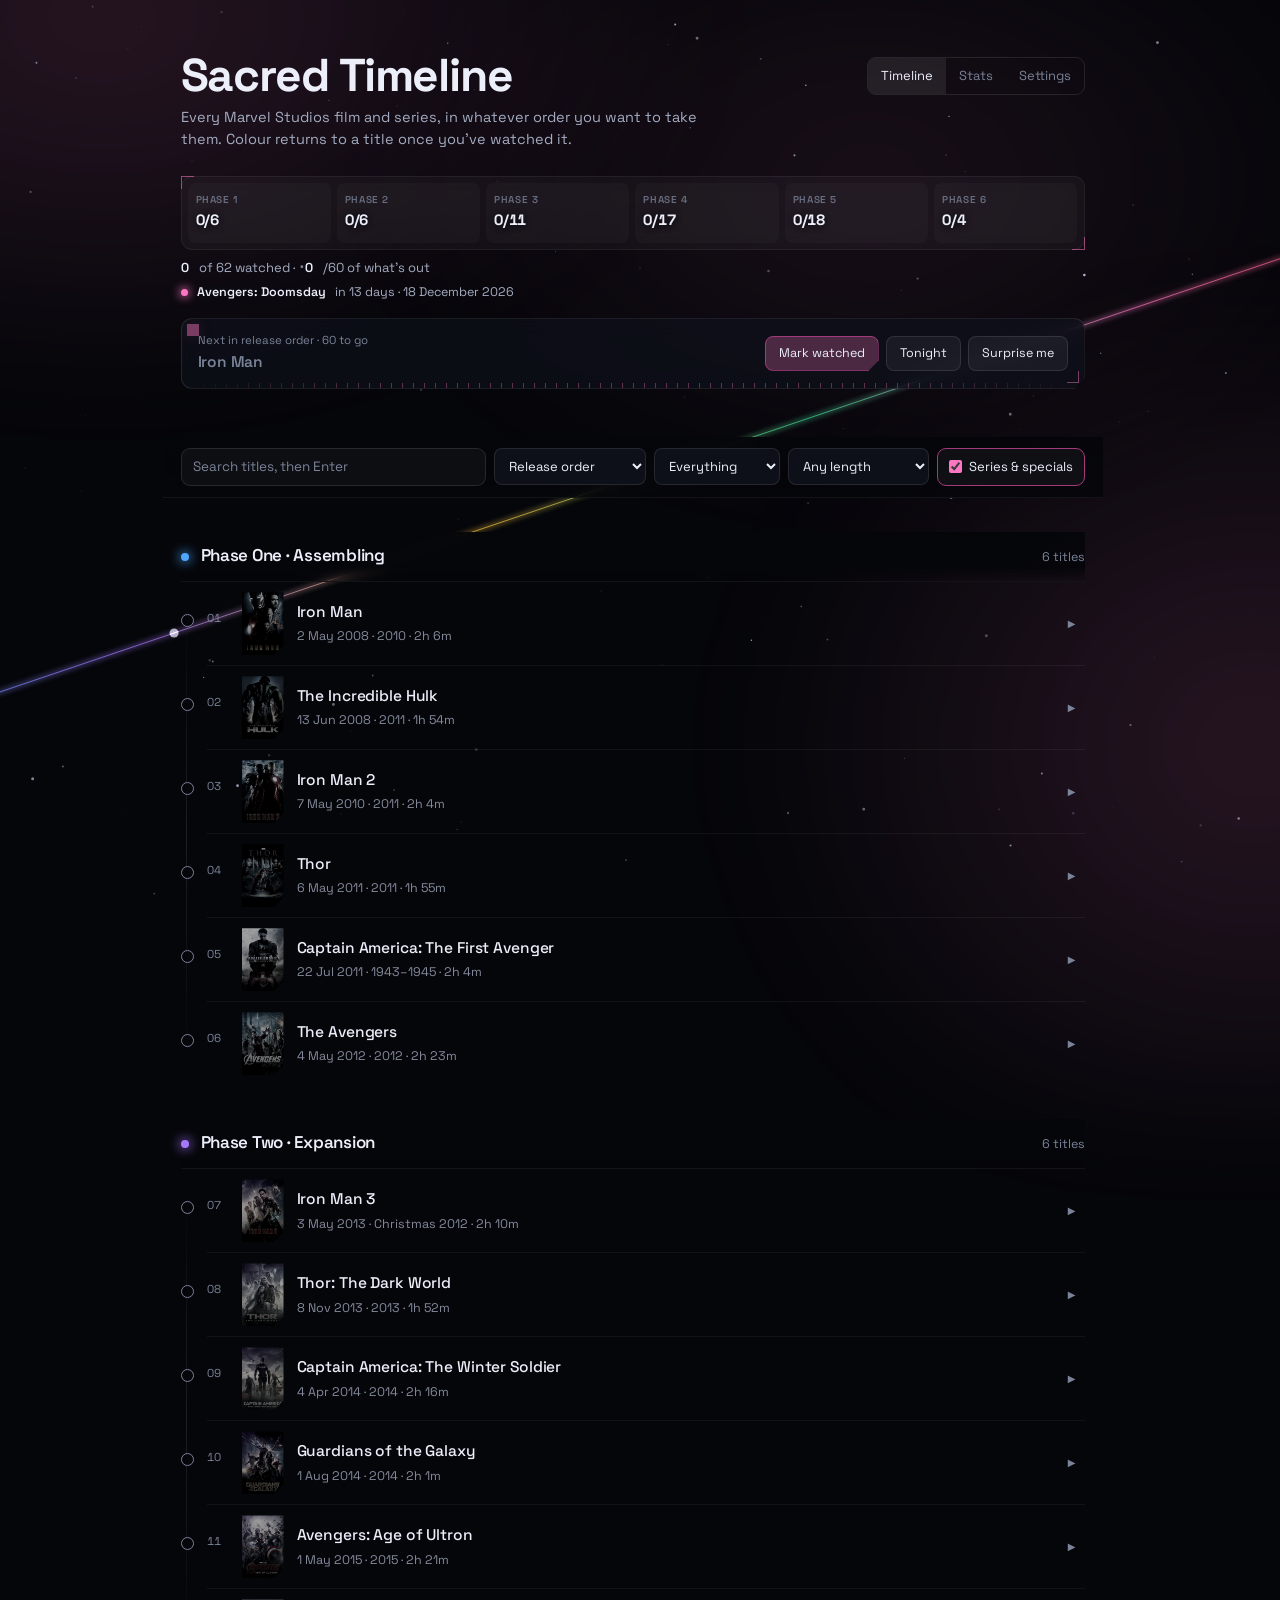
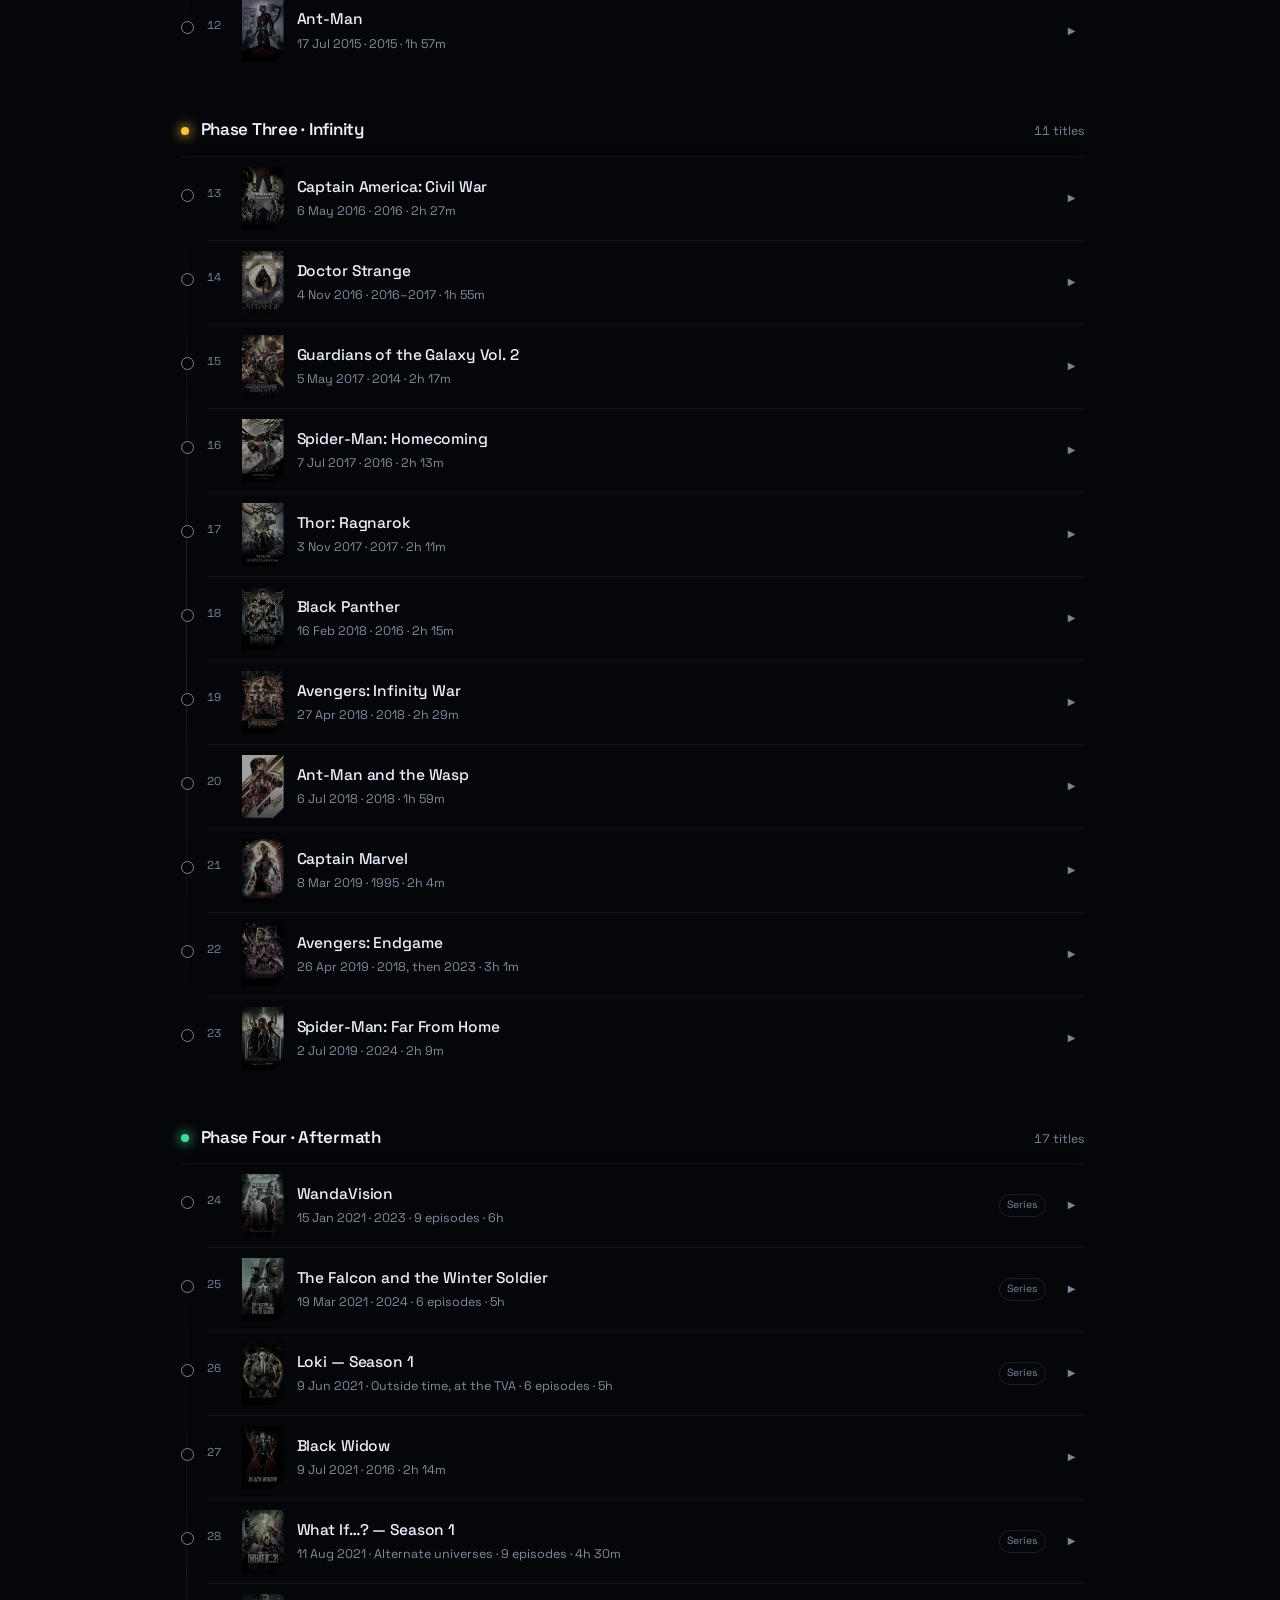
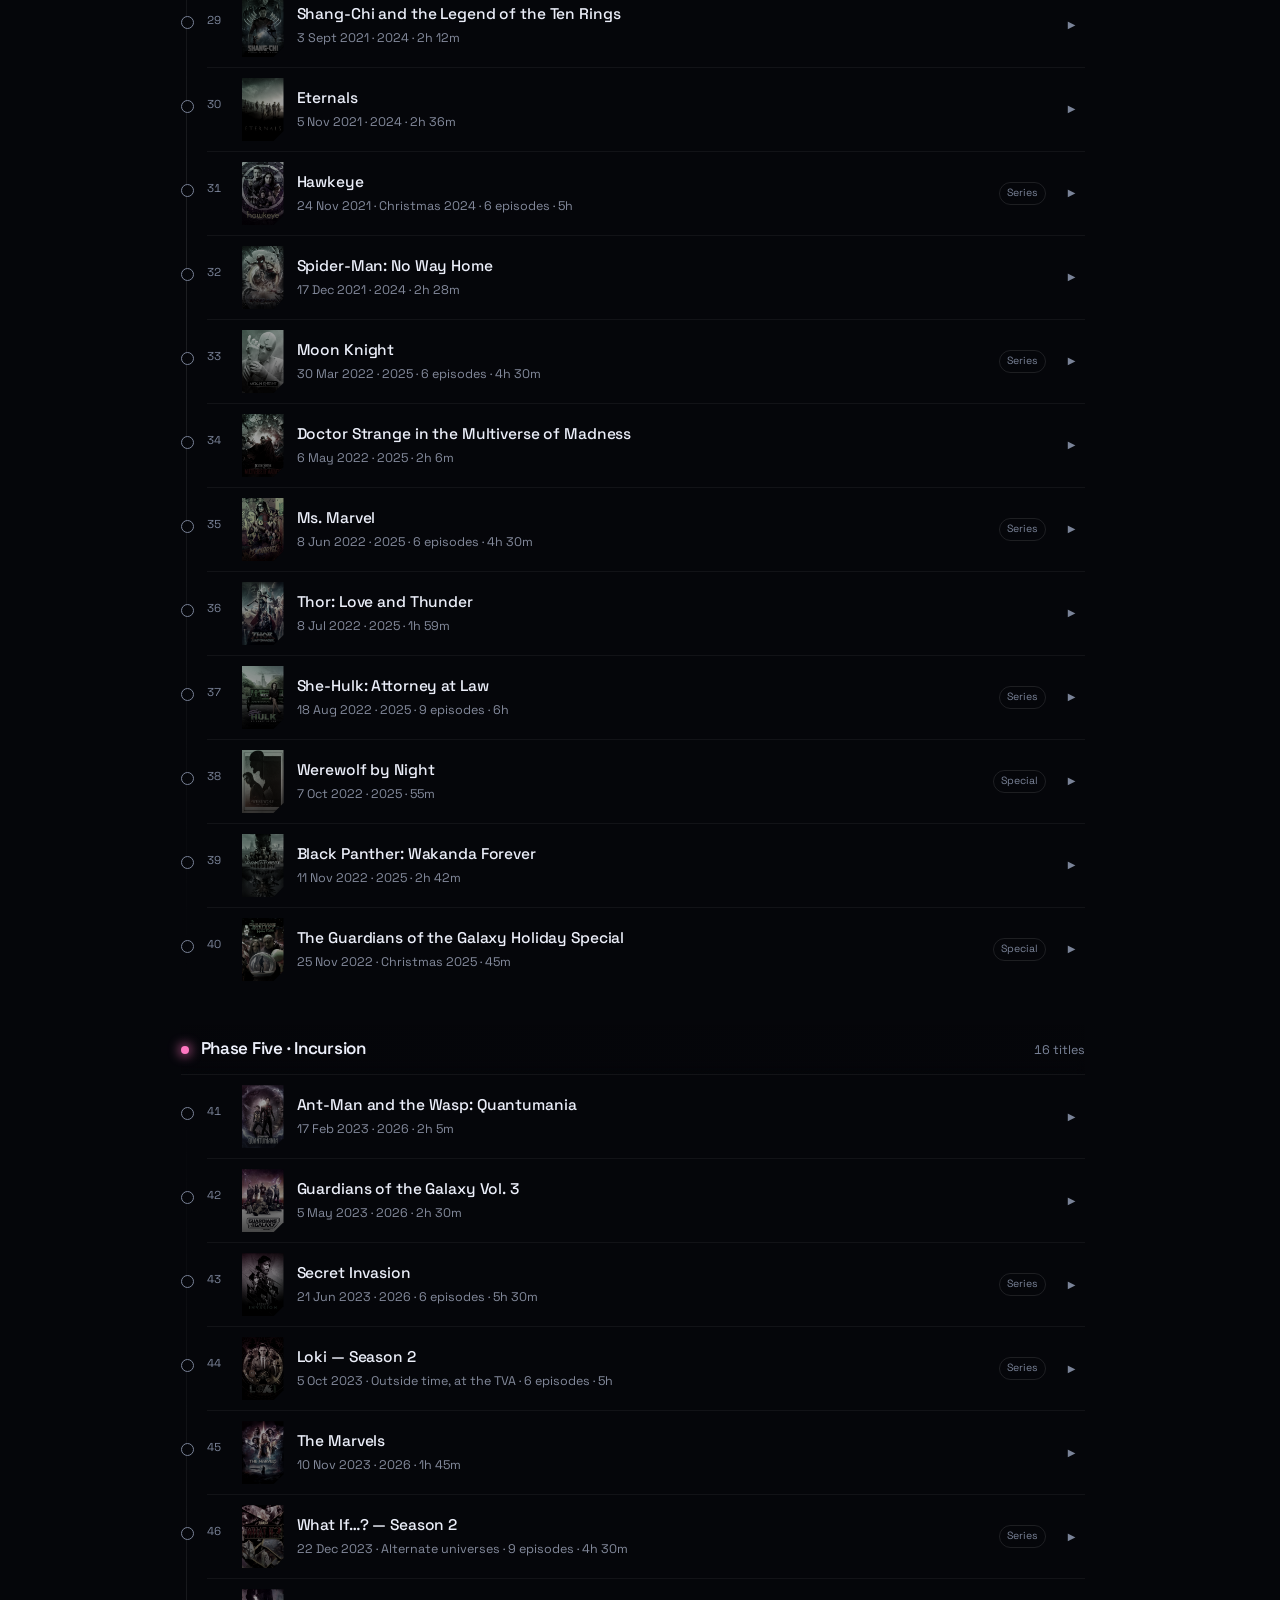
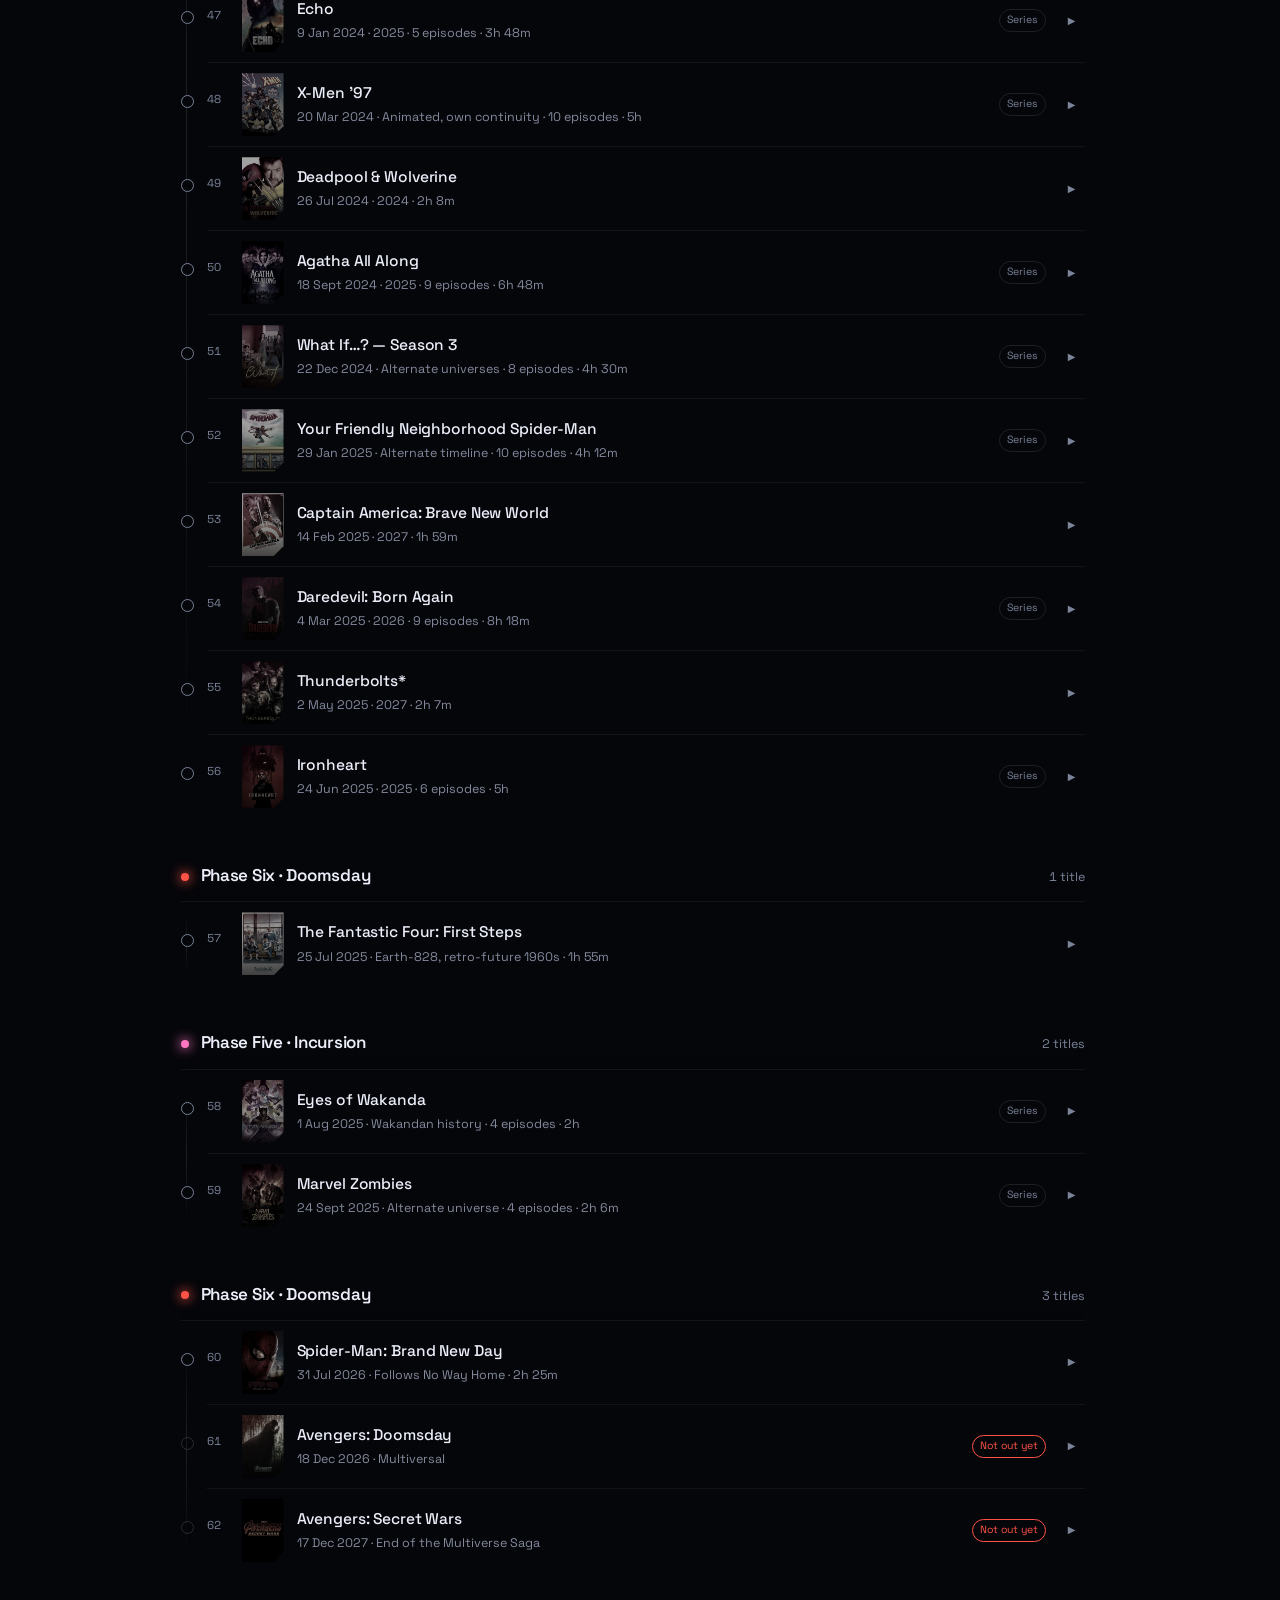
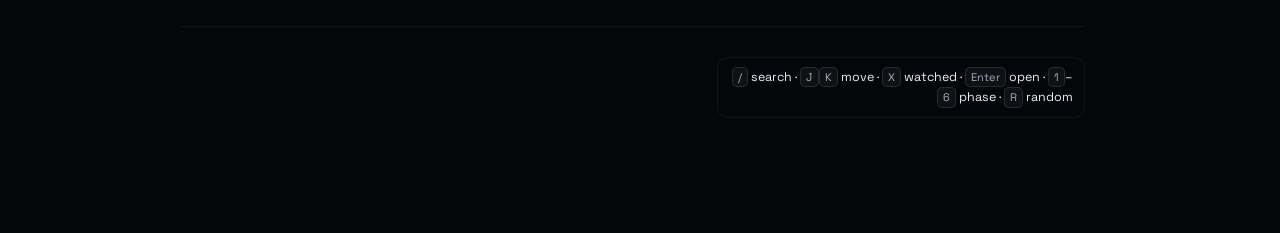
<file: src/index.html>
<!DOCTYPE html>
<html lang="en">
<head>
<meta charset="utf-8">
<!--
  Sacred Timeline — a personal Marvel watch tracker.
  One self-contained file: no build step, no dependencies, no network needed.

  How it is laid out, in order:
    head          meta, icons, and the whole stylesheet
    body          background layers, then the page itself
    script        DATA        the 62 titles and their ordering keys
                  state       what is watched, rated, hidden, and preferences
                  storage     artifact storage if present, else localStorage
                  render      the list, phase bar, next-up and countdown
                  renderStats / renderSettings   the other two views
                  commands    search-box easter eggs

  Progress is saved per browser. Settings → Your data exports a backup or a
  short progress code for moving between devices.
-->
<meta name="viewport" content="width=device-width, initial-scale=1, viewport-fit=cover">
<meta name="description" content="A personal Marvel watch tracker: every film and series in six orderings, with watch history, ratings and stats.">
<meta name="color-scheme" content="dark">
<meta name="theme-color" content="#05060a">
<meta name="apple-mobile-web-app-capable" content="yes">
<meta name="apple-mobile-web-app-status-bar-style" content="black-translucent">
<meta name="apple-mobile-web-app-title" content="Sacred Timeline">
<link rel="apple-touch-icon" href="[data-uri]">
<link rel="icon" href="[data-uri]">
<title>Sacred Timeline — MCU watch tracker</title>
<link rel="manifest" href="manifest.webmanifest"><!-- hosted site only; build.ps1 removes it for the single file -->
<!-- link preview card (WhatsApp, iMessage, Teams, Slack...): needs absolute URLs -->
<meta property="og:type" content="website">
<meta property="og:site_name" content="Sacred Timeline">
<meta property="og:title" content="Sacred Timeline: a Marvel watch tracker">
<meta property="og:description" content="Every Marvel Studios film and series in six viewing orders, with watch history, ratings and stats.">
<meta property="og:url" content="https://sonnyc-dev.github.io/Sacred-Timeline/">
<meta property="og:image" content="https://sonnyc-dev.github.io/Sacred-Timeline/preview.jpg">
<meta property="og:image:width" content="1200">
<meta property="og:image:height" content="630">
<meta property="og:image:alt" content="Sacred Timeline title over a wall of Marvel posters">
<meta name="twitter:card" content="summary_large_image">
<link rel="preconnect" href="https://fonts.googleapis.com">
<link rel="preconnect" href="https://fonts.gstatic.com" crossorigin>
<link rel="stylesheet" href="https://fonts.googleapis.com/css2?family=Space+Grotesk:wght@400;500;600;700&display=swap">
<link rel="stylesheet" href="styles.css">

</head>
<body>
<!-- Start-up intro: a comic you open. Driven by app.js (INTRO); hides itself after 6s if the script never runs. -->
<div id="intro" aria-hidden="true"><i class="intro-bg"></i><div class="intro-panels"></div><i class="intro-dots"></i><div class="intro-stage"><i class="intro-stack"></i><img class="intro-card" alt=""></div><i class="intro-flash"></i><i class="intro-beam"></i><i class="intro-beam glow"></i><div class="intro-logo"><span><b>Sacred Timeline</b></span></div><small class="intro-hint"></small></div>
<noscript><p style="max-width:40em;margin:3em auto;padding:0 1.2em;color:#a4acc1;font:16px/1.6 system-ui,sans-serif">
This tracker needs JavaScript. Everything runs in your browser — nothing is sent anywhere.
</p></noscript>

<canvas id="stars"></canvas>
<div class="nebula a"></div>
<div class="nebula b"></div>
<div id="backdrop" aria-hidden="true"><i class="bd-fill"></i><i class="bd-sharp"></i></div>

<svg class="fxdefs" aria-hidden="true" focusable="false">
  <filter id="dust" x="-45%" y="-45%" width="190%" height="190%" color-interpolation-filters="sRGB">
    <feTurbulence type="fractalNoise" baseFrequency="0.014 0.038" numOctaves="3" seed="5" result="noise"/>
    <feDisplacementMap id="dustMap" in="SourceGraphic" in2="noise" scale="0" xChannelSelector="R" yChannelSelector="G"/>
  </filter>
</svg>
<div id="flash" aria-hidden="true"></div>
<div id="toast" role="status" aria-live="polite"></div>

<div id="reactor" aria-hidden="true">
  <div class="disc"></div>
  <svg class="core" viewBox="0 0 200 200" xmlns="http://www.w3.org/2000/svg">
    <g class="r1" fill="none" stroke="#bdefff" stroke-width="1.1" opacity=".75">
      <circle cx="100" cy="100" r="86" stroke-dasharray="4 12"/>
    </g>
    <g class="r2" fill="none" stroke="#8fe6ff" stroke-width="2.4" opacity=".85">
      <circle cx="100" cy="100" r="70" stroke-dasharray="40 22"/>
    </g>
    <g class="r3" fill="none" stroke="#dff6ff" stroke-width="1" opacity=".6">
      <circle cx="100" cy="100" r="54" stroke-dasharray="2 8"/>
    </g>
    <circle cx="100" cy="100" r="38" fill="none" stroke="#bdefff" stroke-width="3.5" opacity=".9"/>
    <g class="r4" fill="none" stroke="#eaffff" stroke-width="1.6" opacity=".8">
      <path d="M100 68 L128 116 L72 116 Z"/>
    </g>
    <circle class="pip" cx="100" cy="100" r="17" fill="#f4feff"/>
  </svg>
</div>

<div class="wrap">
  <header>
    <div class="masthead">
      <div class="mast-text">
        <h1 class="title">Sacred Timeline</h1>
        <p class="sub">Every Marvel Studios film and series, in whatever order you want to take them. Colour returns to a title once you've watched it.</p>
      </div>
      <div class="tabs" role="tablist">
        <button id="tabList" role="tab" aria-selected="true">Timeline</button>
        <button id="tabStats" role="tab" aria-selected="false">Stats</button>
        <button id="tabSet" role="tab" aria-selected="false" aria-label="Settings">Settings</button>
      </div>
    </div>
    <div class="constellation" id="constellation"></div>
    <p class="tally" id="tally"></p>
    <p class="countdown" id="countdown" hidden></p>
    <div class="nextup" id="nextup" hidden></div>
  </header>

  <div class="controls" id="controls">
    <div class="field" id="qfield"><input type="search" id="q" placeholder="Search titles" autocomplete="off" aria-label="Search titles" enterkeyhint="search" autocapitalize="none" autocorrect="off" spellcheck="false"><span class="hint" aria-hidden="true">↵</span></div>
    <div class="filters"><!-- display:contents on desktop; a swipeable row on phones -->
    <select id="sort" aria-label="Order">
      <option value="release">Release order</option>
      <option value="chrono">Story chronology</option>
      <option value="sacred">Sacred Timeline</option>
      <option value="phase">By phase</option>
      <option value="saga">By saga</option>
      <option value="next">Unwatched first</option>
      <option value="short">Shortest first</option>
      <option value="long">Longest first</option>
      <option value="az">A to Z</option>
    </select>
    <select id="show" aria-label="Show">
      <option value="all">Everything</option>
      <option value="unseen">Not watched</option>
      <option value="seen">Watched</option>
      <option value="part">Part watched</option>
    </select>
    <select id="maxlen" aria-label="Time available">
      <option value="0">Any length</option>
      <option value="60">Under 1 hour</option>
      <option value="90">Under 1½ hours</option>
      <option value="120">Under 2 hours</option>
      <option value="150">Under 2½ hours</option>
      <option value="999">Over 2½ hours</option>
    </select>
    <label class="toggle"><input type="checkbox" id="series"> Series &amp; specials</label>
    </div>
    <div class="phasestrip" id="phasestrip" aria-hidden="true"><!-- slim phase progress, shown once the bar is stuck --><i data-p="1"><b></b></i><i data-p="2"><b></b></i><i data-p="3"><b></b></i><i data-p="4"><b></b></i><i data-p="5"><b></b></i><i data-p="6"><b></b></i></div>
  </div>

  <div class="filterbar" id="filterbar"></div>
  <div id="list"></div>
  <div id="statsview" hidden></div>
  <div id="settingsview" hidden></div>

  <footer>
    <span class="note"><kbd>/</kbd> search · <kbd>J</kbd><kbd>K</kbd> move · <kbd>X</kbd> watched · <kbd>Enter</kbd> open · <kbd>1</kbd>–<kbd>6</kbd> phase · <kbd>R</kbd> random</span>
    <div id="status"></div>
  </footer>
</div>

<script src="dev-loader.js"></script>
</body>
</html>
</file>
<file: src/styles.css>
:root{
  /* surface */
  --bg:#05060a;
  --panel:rgba(14,17,26,.74);
  --panel-solid:#0d1018;
  --sunken:rgba(5,6,10,.5);
  --line:rgba(255,255,255,.10);
  --line-soft:rgba(255,255,255,.055);
  /* ink — raised from the previous values, the faint tier was under 4:1 */
  --ink:#eceffa;
  --ink-dim:#a4acc1;
  --ink-faint:#7a8398;
  /* accent, swapped per phase at runtime */
  --accent:#4ea6ff;
  --accent-2:#1f5c96;
  --glow:rgba(78,166,255,.30);
  /* type scale */
  --t-xs:10.5px; --t-sm:12.5px; --t-md:14px; --t-lg:15.5px; --t-xl:17px;
  /* radius scale */
  --r-sm:8px; --r-md:11px; --r-lg:14px; --r-pill:20px;
  /* spacing scale */
  --s1:6px; --s2:10px; --s3:16px; --s4:24px; --s5:34px;
  /* motion */
  --ease:cubic-bezier(.22,.8,.3,1);
  --chamfer:polygon(0 0, 100% 0, 100% calc(100% - 10px), calc(100% - 10px) 100%, 0 100%);
  font-synthesis-weight:none;
}
*{box-sizing:border-box}
html,body{margin:0;padding:0}
body{
  background:var(--bg);color:var(--ink);
  font-family:'Space Grotesk','Avenir Next','Segoe UI',system-ui,-apple-system,sans-serif;
  font-size:15px;line-height:1.5;-webkit-font-smoothing:antialiased;
  min-height:100vh;overflow-x:hidden;
}
::selection{background:var(--accent);color:#04060b}
html{scrollbar-color:var(--accent-2) transparent}
::-webkit-scrollbar{width:10px;height:10px}
::-webkit-scrollbar-thumb{background:var(--accent-2);border-radius:20px;border:3px solid var(--bg)}
::-webkit-scrollbar-track{background:transparent}

/* ---------- background ---------- */
#stars{position:fixed;inset:0;z-index:0;pointer-events:none}
.nebula{position:fixed;inset:-25%;z-index:0;pointer-events:none;filter:blur(60px);opacity:.55;
  transition:opacity 1.4s var(--ease), background 1.6s var(--ease)}
.nebula.a{background:
  radial-gradient(48% 42% at 22% 18%, var(--glow), transparent 68%),
  radial-gradient(40% 50% at 82% 72%, var(--glow), transparent 70%);
  animation:drift 46s ease-in-out infinite alternate}
.nebula.b{background:radial-gradient(38% 34% at 62% 30%, var(--glow), transparent 72%);opacity:.34;
  animation:drift2 61s ease-in-out infinite alternate}
@keyframes drift{0%{transform:translate3d(0,0,0) scale(1)}100%{transform:translate3d(4%,-3%,0) scale(1.12)}}
@keyframes drift2{0%{transform:translate3d(0,0,0)}100%{transform:translate3d(-5%,4%,0)}}
@media (prefers-reduced-motion:reduce){
  .nebula,.sweep{animation:none!important}
  *{transition-duration:.01ms!important}
}

.wrap{position:relative;z-index:1;max-width:940px;margin:0 auto;padding:0 18px 90px}

/* ---------- masthead ---------- */
header{padding:52px 0 26px}
.title{font-size:clamp(30px,6.2vw,46px);font-weight:700;letter-spacing:-.024em;line-height:1.02;margin:0 0 8px}
.sub{color:var(--ink-dim);margin:0;max-width:56ch;font-size:14.5px}

/* ---------- phase bar ---------- */
.constellation{
  position:relative;display:flex;gap:6px;margin:26px 0 8px;
  border-radius:11px;background:rgba(255,255,255,.035);
  padding:6px;border:1px solid var(--line-soft);backdrop-filter:blur(8px);
}
.constellation:before,.constellation:after{
  content:"";position:absolute;width:12px;height:12px;pointer-events:none;z-index:2;
  border:1px solid var(--accent);opacity:.55;transition:border-color .7s var(--ease);
}
.constellation:before{left:-1px;top:-1px;border-right:0;border-bottom:0}
.constellation:after{right:-1px;bottom:-1px;border-left:0;border-top:0}
.sweep{position:absolute;inset:0;border-radius:11px;overflow:hidden;pointer-events:none}
.sweep i{position:absolute;top:0;bottom:0;left:-170px;width:150px;
  background:linear-gradient(90deg,transparent,rgba(255,255,255,.075),transparent);
  animation:sweep 9s linear infinite}
@keyframes sweep{0%{transform:translateX(0)}100%{transform:translateX(1200px)}}

.seg{flex:1 1 0;min-width:0;position:relative;cursor:pointer;border:0;
  padding:9px 8px 11px;border-radius:7px;background:rgba(255,255,255,.025);
  color:var(--ink-faint);font:inherit;font-size:11.5px;font-weight:600;
  text-align:left;overflow:hidden;transition:color .3s var(--ease),background .3s var(--ease)}
.seg .fill{position:absolute;left:0;top:0;bottom:0;width:0%;
  transition:width 1.05s var(--ease);border-radius:6px 0 0 6px}
.seg .fill:after{content:"";position:absolute;right:-1px;top:2px;bottom:2px;width:2px;
  background:var(--pc);box-shadow:0 0 12px 2px var(--pc);border-radius:2px}
.seg .fill.zero:after{display:none}
.seg span{position:relative;display:block}
.seg .c{font-size:10px;font-weight:600;letter-spacing:.06em;text-transform:uppercase;
  opacity:.8;white-space:nowrap;overflow:hidden;text-overflow:ellipsis}
.seg .n{color:var(--ink);font-size:15px;font-weight:700;letter-spacing:-.02em;
  font-variant-numeric:tabular-nums;margin-top:2px;
  text-shadow:0 1px 6px rgba(5,6,10,.85)}
.seg:focus-visible{color:var(--ink);background:rgba(255,255,255,.06)}
@media (hover:hover){ .seg:hover{color:var(--ink);background:rgba(255,255,255,.06)} }   /* hover only where a pointer can hover: a tap would leave it stuck */
@media (hover:hover){ .seg:hover .fill{filter:brightness(1.25)} }
.seg[aria-pressed="true"]{box-shadow:inset 0 0 0 1.5px var(--pc)}
.seg:focus-visible{outline:2px solid var(--accent);outline-offset:2px}
.seg.done{background:transparent}
.seg.done .n,.seg.done .c{color:#06080d;text-shadow:none;opacity:1}
.seg.done .fill:after{display:none}
.seg.gained .fill{animation:gain 1.1s var(--ease)}
@keyframes gain{0%{filter:brightness(2.4) saturate(1.5)}100%{filter:none}}
.seg.gained:before{content:"";position:absolute;inset:0;border-radius:7px;
  background:var(--pc);opacity:0;animation:segflash 1s var(--ease)}
@keyframes segflash{0%{opacity:.45}100%{opacity:0}}

.tally{display:flex;align-items:baseline;gap:10px;flex-wrap:wrap;color:var(--ink-dim);font-size:13px;margin:0}
.tally b{color:var(--ink);font-weight:600;font-variant-numeric:tabular-nums}

/* ---------- next up ---------- */
.nextup{display:flex;align-items:center;gap:13px;flex-wrap:wrap;margin:var(--s3) 0 0;
  padding:13px var(--s3);border-radius:var(--r-md);border:1px solid var(--line);background:var(--panel);
  backdrop-filter:blur(10px);position:relative;overflow:hidden;clip-path:var(--chamfer)}
.nextup:before{content:"";position:absolute;left:0;top:0;bottom:0;width:2px;background:var(--accent);box-shadow:0 0 16px 1px var(--glow)}
.nextup .lbl{color:var(--ink-faint);font-size:11.5px;min-width:0}
.nextup .lbl strong{display:block;color:var(--ink);font-size:15.5px;font-weight:600;letter-spacing:-.012em;margin-top:2px}
.nextup .acts{margin-left:auto;display:flex;gap:7px}
.btn{padding:7px 13px;border-radius:var(--r-sm);border:1px solid var(--line);background:rgba(255,255,255,.05);
  color:var(--ink);font:inherit;font-size:var(--t-sm);cursor:pointer;
  transition:transform .25s var(--ease),border-color .25s var(--ease),background .25s var(--ease)}
.btn.primary{border-color:var(--accent-2);background:var(--glow);clip-path:var(--chamfer)}
.btn.danger{border-style:dashed;border-color:rgba(255,83,71,.4);color:#ff8a80;background:transparent;opacity:.75}
.btn.danger:hover{opacity:1;border-color:#ff5347;border-style:solid;transform:none}
@media (hover:hover){ .btn:hover{border-color:var(--accent);transform:translateY(-1px)} }
.btn:focus-visible{outline:2px solid var(--accent);outline-offset:2px}

/* ---------- controls ---------- */
.controls{position:sticky;top:0;z-index:20;margin:22px -18px 0;padding:11px 18px;
  background:linear-gradient(180deg,rgba(5,6,10,.94),rgba(5,6,10,.78));
  backdrop-filter:blur(14px);border-bottom:1px solid var(--line-soft);
  display:flex;gap:8px;flex-wrap:wrap;align-items:center;transition:box-shadow .3s var(--ease)}
.controls.stuck{box-shadow:0 12px 30px -18px #000, 0 1px 0 0 var(--line-soft)}
.field{flex:1 1 160px;min-width:0;position:relative}
.field .hint{position:absolute;right:9px;top:50%;transform:translateY(-50%);
  font-size:12px;color:var(--accent);opacity:0;pointer-events:none;
  padding:2px 7px;border-radius:6px;border:1px solid var(--accent-2);
  background:var(--glow);transition:opacity .25s var(--ease)}
.field.dirty .hint{opacity:1}
.field.dirty input{border-color:var(--accent-2)}
.prefs{display:grid;gap:10px}
.prefs .toggle{width:100%;justify-content:flex-start}
.prefs p{margin:2px 0 0;color:var(--ink-faint);font-size:12px;line-height:1.55}
.prefrow{display:flex;align-items:center;gap:12px;flex-wrap:wrap}
.plabel{font-size:13px;color:var(--ink-dim)}
.segs{display:flex;border:1px solid var(--line);border-radius:9px;overflow:hidden;margin-left:auto}
.segs button{padding:7px 14px;border:0;background:transparent;color:var(--ink-faint);
  font:inherit;font-size:12.5px;cursor:pointer;transition:all .25s var(--ease)}
.segs button[aria-pressed=true]{background:var(--glow);color:var(--ink);box-shadow:inset 0 0 0 1px var(--accent-2)}
.segs button:hover{color:var(--ink)}
input[type=search]{width:100%;padding:8px 11px;border-radius:9px;border:1px solid var(--line);
  background:rgba(255,255,255,.04);color:var(--ink);font:inherit;font-size:13.5px}
input[type=search]::placeholder{color:var(--ink-faint)}
select{padding:8px 10px;border-radius:9px;border:1px solid var(--line);background:var(--panel-solid);
  color:var(--ink);font:inherit;font-size:13px;cursor:pointer;max-width:100%}
input:focus-visible,select:focus-visible,button:focus-visible{outline:2px solid var(--accent);outline-offset:2px}
.toggle{display:inline-flex;align-items:center;gap:7px;padding:8px 11px;border-radius:9px;
  border:1px solid var(--line);background:rgba(255,255,255,.04);color:var(--ink-dim);
  font-size:13px;cursor:pointer;user-select:none}
.toggle input{accent-color:var(--accent);margin:0}
.toggle:has(input:checked){color:var(--ink);border-color:var(--accent-2)}
.tabs{display:flex;border:1px solid var(--line);border-radius:9px;overflow:hidden}
.tabs button{padding:8px 13px;border:0;background:transparent;color:var(--ink-faint);
  font:inherit;font-size:13px;cursor:pointer;transition:all .25s var(--ease)}
.tabs button[aria-selected=true]{background:rgba(255,255,255,.08);color:var(--ink)}

.filterbar{display:none;align-items:center;gap:8px;flex-wrap:wrap;
  padding:10px 0 0;color:var(--ink-dim);font-size:12.5px}
.filterbar.on{display:flex}
.chip{display:inline-flex;align-items:center;gap:6px;padding:4px 10px;border-radius:20px;
  border:1px solid var(--accent-2);background:var(--glow);color:var(--ink);font-size:12px}
.chip button{border:0;background:transparent;color:var(--ink-dim);cursor:pointer;font:inherit;padding:0;line-height:1}
.chip button:hover{color:var(--ink)}

/* ---------- list ---------- */
.group{margin:34px 0 0}
.group-head{display:flex;align-items:baseline;gap:12px;padding:0 0 12px;margin:0 0 4px;border-bottom:1px solid var(--line-soft)}
.group-head h2{margin:0;font-size:17px;font-weight:600;letter-spacing:-.015em}
.group-head .dot{width:8px;height:8px;border-radius:50%;background:var(--gc,var(--accent));
  box-shadow:0 0 12px 1px var(--gc,var(--accent));flex:none;align-self:center}
.group-head .meta{margin-left:auto;color:var(--ink-faint);font-size:12.5px;font-variant-numeric:tabular-nums}

ol.spine{list-style:none;margin:0;padding:0 0 0 26px;position:relative}
ol.spine:before{content:"";position:absolute;left:5px;top:14px;bottom:14px;width:1px;
  background:linear-gradient(180deg,transparent,var(--line),transparent)}
li.entry{position:relative;padding:10px 0;border-bottom:1px solid var(--line-soft)}
li.entry:last-child{border-bottom:0}
li.entry:before{content:"";position:absolute;left:-21px;top:2px;bottom:2px;width:1px;
  background:var(--ec,var(--accent));opacity:0;transition:opacity .3s var(--ease)}
li.entry.cursor:before,li.entry.open:before{opacity:.5}
@media (hover:hover){ li.entry:hover:before{opacity:.5} }
li.entry.cursor{background:linear-gradient(90deg,rgba(255,255,255,.045),transparent 60%)}

.mark{position:absolute;left:-26px;top:32px;width:13px;height:13px;border-radius:50%;
  border:1.5px solid var(--ink-faint);background:var(--bg);cursor:pointer;padding:0;z-index:3;
  transition:background .28s var(--ease),border-color .28s var(--ease),transform .28s var(--ease),box-shadow .28s var(--ease)}
.mark:after{content:"";position:absolute;inset:-14px;border-radius:50%} /* touch target */
.mark:before{content:"";position:absolute;inset:-4px;border-radius:50%;
  border:1px solid var(--ec,var(--accent));opacity:0;pointer-events:none}
@media (hover:hover){ .mark:hover{border-color:var(--accent);transform:scale(1.15)} }
.mark[disabled]{opacity:.3;cursor:not-allowed}
.entry.seen .mark{background:var(--ec,var(--accent));border-color:var(--ec,var(--accent));
  box-shadow:0 0 14px 2px var(--ec,var(--accent))}
.entry.just .mark:before{animation:pulse .75s var(--ease) forwards}
@keyframes pulse{0%{opacity:.95;transform:scale(.55)}100%{opacity:0;transform:scale(2.9)}}

.row{display:flex;gap:13px;align-items:center;cursor:pointer}
.idx{color:var(--ink-faint);font-size:11.5px;font-variant-numeric:tabular-nums;min-width:22px;flex:none;align-self:flex-start;padding-top:18px}
.name{flex:1;min-width:0}
.name h3{margin:0;font-size:var(--t-lg);font-weight:500;letter-spacing:-.008em;transition:color .2s var(--ease)}
.entry.seen .name h3{color:var(--ink-dim)}
.entry.open .name h3{color:var(--ec,var(--accent))}
@media (hover:hover){ .row:hover .name h3{color:var(--ec,var(--accent))} }
.name p{margin:3px 0 0;color:var(--ink-dim);font-size:var(--t-sm);opacity:.8}
.badge{font-size:10.5px;padding:2px 7px;border-radius:20px;border:1px solid var(--line);
  color:var(--ink-faint);white-space:nowrap;flex:none}
.badge.soon{border-color:var(--ec,var(--accent));color:var(--ec,var(--accent))}
.caret{flex:none;width:26px;height:26px;border-radius:7px;border:1px solid transparent;
  background:transparent;color:var(--ink-faint);cursor:pointer;font:inherit;font-size:10px;line-height:1;
  transition:transform .32s var(--ease),color .2s var(--ease)}
.caret:hover{color:var(--ink)}
.entry.open .caret{transform:rotate(90deg);color:var(--ec,var(--accent))}

/* ---------- poster treatment ---------- */
.tile{margin:0;flex:none;width:42px;height:63px;position:relative;overflow:hidden;
  clip-path:var(--chamfer);background:#0a0d14;
  box-shadow:inset 0 0 0 1px rgba(255,255,255,.07);
  transition:filter .45s var(--ease),transform .35s var(--ease),box-shadow .35s var(--ease)}
.tile img,.tile svg{width:100%;height:100%;object-fit:cover;display:block}
.tile:after{content:"";position:absolute;inset:0;
  background:linear-gradient(150deg,var(--ec,var(--accent)),transparent 62%);
  mix-blend-mode:color;opacity:.75;transition:opacity .45s var(--ease)}
.tile:before{content:"";position:absolute;inset:0;z-index:2;
  background:linear-gradient(180deg,transparent 45%,rgba(5,6,10,.55));}
.entry:not(.seen) .tile{filter:grayscale(.75) brightness(.62) contrast(1.05)}
.entry.seen .tile{box-shadow:inset 0 0 0 1px var(--ec,var(--accent)),0 0 18px -6px var(--ec,var(--accent))}
.entry.seen .tile:after{opacity:.28}
@media (hover:hover){ .row:hover .tile{transform:translateY(-2px) scale(1.03);filter:none} }   /* on touch this left a tapped poster stuck in colour mid-animation */

/* ---------- expanding panel ---------- */
.panel{display:grid;grid-template-rows:0fr;transition:grid-template-rows .46s cubic-bezier(.4,0,.2,1)}   /* an even curve: no "pop then crawl" */
.entry.open .panel{grid-template-rows:1fr}
.panel > .inner{overflow:hidden;min-height:0}
.sheet{position:relative;margin:12px 0 6px 55px;padding:14px 16px;border-radius:12px;
  background:rgba(255,255,255,.032);border:1px solid var(--line-soft);overflow:hidden}
.art{position:absolute;right:0;top:0;bottom:0;width:46%;background-size:cover;background-position:center 22%;
  opacity:0;transition:opacity .6s var(--ease);
  -webkit-mask-image:linear-gradient(to left,#000 5%,transparent 92%);
  mask-image:linear-gradient(to left,#000 5%,transparent 92%)}
.entry.open .art{opacity:.4;transition-delay:.25s}   /* fades in once the panel is mostly open */
.entry.open.seen .art{opacity:.55}
.sheet > *{position:relative}
.facts{display:grid;grid-template-columns:repeat(auto-fit,minmax(104px,1fr));gap:8px;max-width:78%}
.facts div{padding:7px 10px;border-radius:9px;background:rgba(5,6,10,.5);border:1px solid var(--line-soft)}
.facts span{display:block;color:var(--ink-faint);font-size:10.5px;margin-bottom:2px}
.facts b{font-size:13px;font-weight:600;font-variant-numeric:tabular-nums}
.log{display:flex;gap:10px;align-items:center;flex-wrap:wrap;margin-top:12px;
  padding-top:11px;border-top:1px solid var(--line-soft);font-size:13px;color:var(--ink-dim)}
.log input[type=date]{padding:5px 8px;border-radius:7px;border:1px solid var(--line);
  background:var(--panel-solid);color:var(--ink);font:inherit;font-size:12.5px;color-scheme:dark}
.rewatch{display:inline-flex;align-items:center;gap:6px}
.rewatch button{width:24px;height:24px;border-radius:6px;border:1px solid var(--line);
  background:rgba(255,255,255,.04);color:var(--ink);cursor:pointer;font:inherit;font-size:14px;line-height:1}
.rewatch button:hover{border-color:var(--accent)}
.rewatch b{font-variant-numeric:tabular-nums;min-width:12px;text-align:center;color:var(--ink)}

.empty{padding:44px 4px;color:var(--ink-dim);font-size:14.5px}
.booterr{margin-top:14px;padding:10px 12px;border-radius:var(--r-sm);background:rgba(255,83,71,.1);border:1px solid rgba(255,83,71,.35);color:#ff8a80;font:12px/1.5 ui-monospace,Menlo,monospace;white-space:pre-wrap;overflow-wrap:anywhere}
.empty b{display:block;color:var(--ink);font-weight:600;margin-bottom:5px;font-size:16px}

/* ---------- stats ---------- */
.stats{display:grid;gap:14px;grid-template-columns:repeat(auto-fit,minmax(230px,1fr));margin-top:30px}
.card{padding:var(--s3) 17px;border-radius:var(--r-lg);border:1px solid var(--line-soft);
  background:var(--panel);backdrop-filter:blur(8px);position:relative;overflow:hidden;
  clip-path:var(--chamfer)}
.card h3{margin:0 0 12px;font-size:var(--t-sm);font-weight:600;color:var(--ink-dim);letter-spacing:-.005em}
.card.wide{grid-column:1/-1}
.ringwrap{display:flex;align-items:center;gap:18px}
.ringwrap .big{font-size:34px;font-weight:700;letter-spacing:-.03em;font-variant-numeric:tabular-nums;line-height:1}
.ringwrap p{margin:4px 0 0;color:var(--ink-dim);font-size:12.5px}
.pbars{display:grid;gap:9px}
.pbar{display:grid;grid-template-columns:74px 1fr 46px;align-items:center;gap:10px;font-size:12.5px}
.pbar .track{height:7px;border-radius:20px;background:rgba(255,255,255,.06);overflow:hidden}
.pbar .fill{height:100%;border-radius:20px;transition:width .9s var(--ease)}
.pbar .num{text-align:right;color:var(--ink-dim);font-variant-numeric:tabular-nums}
.months{display:flex;align-items:flex-end;gap:5px;height:104px}
.months div{flex:1;display:flex;flex-direction:column;justify-content:flex-end;align-items:center;gap:5px;height:100%}
.months i{width:100%;border-radius:4px 4px 2px 2px;background:linear-gradient(180deg,var(--accent),var(--accent-2));
  min-height:2px;transition:height .8s var(--ease);display:block}
.months small{color:var(--ink-faint);font-size:9.5px;white-space:nowrap}
.figs{display:grid;gap:10px}
.figs div{display:flex;justify-content:space-between;gap:12px;align-items:baseline;
  padding-bottom:9px;border-bottom:1px solid var(--line-soft);font-size:13px}
.figs div:last-child{border-bottom:0;padding-bottom:0}
.figs span{color:var(--ink-dim);flex:none}
.figs b{font-weight:600;text-align:right;letter-spacing:-.008em}

footer{margin-top:54px;padding-top:20px;border-top:1px solid var(--line-soft);
  display:flex;gap:9px;flex-wrap:wrap;align-items:center;color:var(--ink-faint);font-size:12.5px}
footer .note{margin-left:auto;max-width:46ch;text-align:right;line-height:1.5}
kbd{display:inline-block;padding:1px 5px;border-radius:5px;border:1px solid var(--line);
  background:rgba(255,255,255,.05);font:inherit;font-size:11px;color:var(--ink-dim)}
.arts{width:100%;display:flex;gap:8px;align-items:center;flex-wrap:wrap;padding-top:12px;margin-top:4px;border-top:1px solid var(--line-soft)}
.arts input{flex:1 1 210px;min-width:0;padding:7px 10px;border-radius:8px;border:1px solid var(--line);
  background:rgba(255,255,255,.04);color:var(--ink);font:inherit;font-size:12.5px}
#status{color:var(--ink-faint);font-size:12px;min-height:16px;width:100%;padding-top:6px}

/* ---------- Stark HUD furniture ---------- */
.hudframe{position:relative}
.hudframe:before,.hudframe:after{
  content:"";position:absolute;width:11px;height:11px;pointer-events:none;
  border:1px solid var(--accent);opacity:.45;transition:border-color .7s var(--ease)}
.hudframe:before{left:5px;top:5px;border-right:0;border-bottom:0}
.hudframe:after{right:5px;bottom:5px;border-left:0;border-top:0}
.ticks{position:absolute;left:0;right:0;bottom:0;height:5px;pointer-events:none;opacity:.35;
  background:repeating-linear-gradient(90deg,var(--accent) 0 1px,transparent 1px 11px);
  -webkit-mask-image:linear-gradient(90deg,transparent,#000 22%,#000 78%,transparent);
  mask-image:linear-gradient(90deg,transparent,#000 22%,#000 78%,transparent)}
.roll{font-variant-numeric:tabular-nums}

/* ---------- TVA terminal (stats) ---------- */
.tva{--hud:#ffb347;--hud-dim:#8a5a1e;position:relative}
.tva:before{content:"";position:absolute;inset:-6px;pointer-events:none;z-index:3;opacity:.16;
  background:repeating-linear-gradient(180deg,rgba(255,179,71,.55) 0 1px,transparent 1px 4px)}
.tvabar{display:flex;align-items:center;gap:10px;flex-wrap:wrap;
  padding:9px 13px;border:1px solid var(--hud-dim);border-radius:9px;
  background:linear-gradient(180deg,rgba(255,179,71,.10),rgba(255,179,71,.02));
  color:var(--hud);font-size:11.5px;letter-spacing:.09em;text-transform:uppercase;
  font-family:ui-monospace,'SF Mono',Menlo,Consolas,monospace}
.tvabar .id{margin-left:auto;opacity:.75;letter-spacing:.05em}
.tvabar i{width:7px;height:7px;border-radius:50%;background:var(--hud);
  box-shadow:0 0 10px 1px var(--hud);animation:blip 2.4s steps(1) infinite}
@keyframes blip{0%,60%{opacity:1}61%,100%{opacity:.25}}
.tva .card{border-color:var(--hud-dim);background:rgba(20,14,6,.55)}
.tva .card h3{color:var(--hud);letter-spacing:.07em;text-transform:uppercase;font-size:11px;
  font-family:ui-monospace,'SF Mono',Menlo,Consolas,monospace}
.tva .card:before,.tva .card:after{border-color:var(--hud);opacity:.5}
.tva .figs b,.tva .ringwrap .big,.tva .pbar .num{font-family:ui-monospace,'SF Mono',Menlo,Consolas,monospace}
.tva .months i{background:linear-gradient(180deg,var(--hud),var(--hud-dim))}
.tva .card{animation:boot .5s var(--ease) backwards}
@keyframes boot{from{opacity:0;transform:translateY(10px) scaleY(.96)}}

/* ---------- dust ---------- */
.fxdefs{position:absolute;width:0;height:0;overflow:hidden}
.ashing{filter:url(#dust);transition:opacity 2.3s ease-in,transform 2.3s ease-in;will-change:opacity,transform}
.ashing.gone{opacity:0;transform:translate(18px,-30px) scale(1.05)}
#flash{position:fixed;inset:0;z-index:60;pointer-events:none;opacity:0;
  background:radial-gradient(circle at 50% 42%,rgba(255,226,170,.55),transparent 62%);
  transition:opacity .9s var(--ease)}
#flash.on{opacity:1;transition:opacity .09s linear}
#toast{position:fixed;left:50%;bottom:26px;transform:translate(-50%,16px);z-index:70;
  padding:10px 16px;border-radius:10px;border:1px solid var(--accent-2);
  background:rgba(10,13,20,.92);backdrop-filter:blur(10px);color:var(--ink);
  font-size:13.5px;max-width:min(92vw,460px);text-align:center;
  opacity:0;pointer-events:none;transition:opacity .35s var(--ease),transform .35s var(--ease)}
#toast.on{opacity:1;transform:translate(-50%,0)}

::view-transition-old(root),::view-transition-new(root){animation-duration:.3s;animation-timing-function:cubic-bezier(.4,0,.2,1)}   /* quicker: input waits while it plays */

/* ---------- navigation layout ---------- */
.masthead{display:flex;gap:20px;align-items:flex-start}
.mast-text{min-width:0}
.masthead .tabs{margin-left:auto;flex:none;margin-top:5px}
.controls.statsmode .field,.controls.statsmode #sort,.controls.statsmode #show{display:none}
.group-head{position:sticky;top:var(--stick,52px);z-index:10;
  padding:11px 0 11px;background:linear-gradient(180deg,rgba(5,6,10,.95) 72%,rgba(5,6,10,0));
  backdrop-filter:blur(6px);margin-bottom:0}
#toast{display:flex;align-items:center;gap:12px;justify-content:center}
#toast button{border:1px solid var(--accent-2);background:var(--glow);color:var(--ink);
  font:inherit;font-size:12.5px;padding:4px 11px;border-radius:7px;cursor:pointer;flex:none}
#toast button:hover{border-color:var(--accent)}
.nextup .go{background:none;border:0;padding:0;margin:0;font:inherit;color:inherit;
  text-align:left;cursor:pointer;display:block;font-size:15.5px;font-weight:600;
  letter-spacing:-.012em;margin-top:2px;transition:color .2s var(--ease)}
.nextup .go:hover{color:var(--accent)}
.count{color:var(--ink-faint);font-size:12.5px;font-variant-numeric:tabular-nums}

/* ---------- arc reactor / Stark mode ---------- */
#reactor{position:fixed;inset:0;z-index:55;pointer-events:none;display:grid;place-items:center;
  opacity:0;transition:opacity 1.3s var(--ease)}
#reactor.on{opacity:1}
#reactor .disc{position:absolute;inset:0;
  background:radial-gradient(circle at 50% 50%,rgba(175,240,255,.5),rgba(90,190,255,.16) 26%,transparent 58%);
  animation:reactorPulse 3.2s ease-in-out infinite}
@keyframes reactorPulse{0%,100%{opacity:.75;transform:scale(1)}50%{opacity:1;transform:scale(1.06)}}
#reactor .core{width:min(76vw,480px);aspect-ratio:1;filter:drop-shadow(0 0 34px rgba(143,230,255,.75))}
#reactor g{transform-origin:100px 100px}
#reactor .r1{animation:spin 22s linear infinite}
#reactor .r2{animation:spin 13s linear infinite reverse}
#reactor .r3{animation:spin 8s linear infinite}
#reactor .r4{animation:spin 30s linear infinite reverse}
#reactor .pip{animation:reactorPulse 2.1s ease-in-out infinite}
@keyframes spin{to{transform:rotate(360deg)}}

body.stark{--accent:#8fe6ff;--accent-2:#2b7fa5;--glow:rgba(143,230,255,.42)}
body.stark:before{content:"";position:fixed;inset:0;z-index:54;pointer-events:none;opacity:.2;
  background:
    repeating-linear-gradient(90deg,rgba(143,230,255,.5) 0 1px,transparent 1px 46px),
    repeating-linear-gradient(180deg,rgba(143,230,255,.5) 0 1px,transparent 1px 46px);
  -webkit-mask-image:radial-gradient(circle at 50% 45%,#000 10%,transparent 78%);
  mask-image:radial-gradient(circle at 50% 45%,#000 10%,transparent 78%);
  animation:starkin 1.2s var(--ease)}
@keyframes starkin{from{opacity:0;transform:scale(1.1)}}
body.stark .hudframe:before,body.stark .hudframe:after,
body.stark .constellation:before,body.stark .constellation:after{opacity:1;box-shadow:0 0 8px var(--accent)}

/* ---------- other egg effects ---------- */
.wrap{transition:transform 1s var(--ease);transform-origin:50% 26vh}
body.pym .wrap{transform:scale(.13)}
.title.shake{animation:shake .62s cubic-bezier(.36,.07,.19,.97) 3}
@keyframes shake{10%,90%{transform:translateX(-4px)}20%,80%{transform:translateX(7px)}
  30%,50%,70%{transform:translateX(-11px)}40%,60%{transform:translateX(11px)}}
li.entry.worthy{transform:translateY(-8px);box-shadow:0 14px 26px -18px var(--ec);
  transition:transform .7s var(--ease),box-shadow .7s var(--ease)}
li.entry{transition:transform .7s var(--ease),box-shadow .7s var(--ease)}

/* ---------- stats view strips the timeline header ---------- */
body.viewstats #constellation,
body.viewstats #tally,
body.viewstats #nextup{display:none}
body.viewstats header{padding-bottom:6px}

/* ---------- persistent themes ---------- */
body.theme-stark{--accent:#8fe6ff;--accent-2:#2b7fa5;--glow:rgba(143,230,255,.40)}
body.theme-tva{--accent:#ffb347;--accent-2:#8a5a1e;--glow:rgba(255,179,71,.30)}
body.theme-stark:before{content:"";position:fixed;inset:0;z-index:0;pointer-events:none;opacity:.09;
  background:
    repeating-linear-gradient(90deg,rgba(143,230,255,.5) 0 1px,transparent 1px 46px),
    repeating-linear-gradient(180deg,rgba(143,230,255,.5) 0 1px,transparent 1px 46px);
  -webkit-mask-image:radial-gradient(circle at 50% 40%,#000 6%,transparent 80%);
  mask-image:radial-gradient(circle at 50% 40%,#000 6%,transparent 80%)}
body.theme-tva:after{content:"";position:fixed;inset:0;z-index:0;pointer-events:none;opacity:.07;
  background:repeating-linear-gradient(180deg,rgba(255,179,71,.6) 0 1px,transparent 1px 4px)}

/* ---------- density ---------- */
body.compact li.entry{padding:5px 0}
body.compact .tile{width:31px;height:47px}
body.compact .row{gap:10px}
body.compact .name h3{font-size:14.5px}
body.compact .name p{font-size:11.5px;margin-top:1px}
body.compact .mark{top:24px}
body.compact .idx{padding-top:13px}
body.compact .sheet{margin-left:42px}

/* ---------- effects off ---------- */
body.nofx .sweep,body.nofx #reactor{display:none}
body.nofx .nebula{animation:none}

.artset{display:flex;gap:8px;align-items:center;flex-wrap:wrap;margin-top:11px;max-width:78%}
.artset input{flex:1 1 180px;min-width:0;padding:6px 9px;border-radius:var(--r-sm);
  border:1px solid var(--line);background:var(--sunken);color:var(--ink);font:inherit;font-size:12px}
.artrow{display:flex;gap:8px;align-items:center;flex-wrap:wrap}
.artrow input{flex:1 1 200px;min-width:0;padding:7px 10px;border-radius:var(--r-sm);
  border:1px solid var(--line);background:rgba(255,255,255,.04);color:var(--ink);font:inherit;font-size:var(--t-sm)}
#artstatus{color:var(--ink-dim);font-size:var(--t-sm);margin:0}

.dropzone{display:grid;gap:5px;padding:16px;border-radius:var(--r-md);
  border:1px dashed var(--line);background:var(--sunken);text-align:center;transition:all .25s var(--ease)}
.dropzone strong{font-size:var(--t-md);font-weight:600}
.dropzone span{color:var(--ink-faint);font-size:var(--t-sm);line-height:1.5}
.linkish{background:none;border:0;padding:0;font:inherit;color:var(--accent);
  cursor:pointer;text-decoration:underline;text-underline-offset:2px}
body.dropping .dropzone{border-color:var(--accent);background:var(--glow)}
body.dropping li.entry:hover{box-shadow:inset 0 0 0 1px var(--ec,var(--accent))}
body.dropping .tile{transform:scale(1.06)}

.pasteart summary{cursor:pointer;color:var(--ink-dim);font-size:var(--t-sm);padding:2px 0}
.pasteart summary:hover{color:var(--ink)}
.pasteart textarea{width:100%;margin:8px 0;padding:9px 10px;border-radius:var(--r-sm);
  border:1px solid var(--line);background:var(--sunken);color:var(--ink);
  font:inherit;font-size:12px;resize:vertical}
.pasteart .artrow span{color:var(--ink-faint);font-size:11.5px;flex:1 1 200px;line-height:1.5}

/* ---------- poster backdrop on opening a row ----------
   A poster is 2:3 and the window is wider than it is tall, so `cover` would
   crop it to a band. Instead the poster is sized to fit the height, and a
   heavily blurred copy fills the space either side of it. */
#backdrop{
  position:fixed;inset:-2%;z-index:0;pointer-events:none;opacity:0;overflow:hidden;
  -webkit-mask-image:linear-gradient(180deg,#000 0%,rgba(0,0,0,.82) 58%,transparent 96%);
  mask-image:linear-gradient(180deg,#000 0%,rgba(0,0,0,.82) 58%,transparent 96%);
}
#backdrop i{position:absolute;inset:0;display:block;
  background-image:var(--bd);background-repeat:no-repeat}
#backdrop .bd-fill{
  background-size:cover;background-position:50% 50%;
  filter:blur(48px) saturate(1.5) brightness(.85);transform:scale(1.3)}
#backdrop .bd-sharp{
  background-size:auto 120%;background-position:50% 16%;
  filter:blur(1.5px) saturate(1.15) brightness(1.06)}
#backdrop:after{content:"";position:absolute;inset:0;
  background:linear-gradient(180deg,rgba(5,6,10,.12),rgba(5,6,10,.46) 62%,rgba(5,6,10,.86))}
#backdrop.flash{animation:bdflash 11s linear forwards}
@keyframes bdflash{
  0%{opacity:0;transform:scale(1.04);animation-timing-function:cubic-bezier(.2,.9,.3,1)}
  4%{opacity:.88}
  74%{opacity:.88;animation-timing-function:cubic-bezier(.45,0,.7,.5)}
  100%{opacity:0;transform:scale(1)}
}
@media (max-width:620px){
  #backdrop .bd-sharp{background-size:114% auto;background-position:50% 18%}
  #backdrop.flash{animation-name:bdflashsm}
}
@keyframes bdflashsm{
  0%{opacity:0;transform:scale(1.06);animation-timing-function:cubic-bezier(.2,.9,.3,1)}
  4%{opacity:.58}
  74%{opacity:.58;animation-timing-function:cubic-bezier(.45,0,.7,.5)}
  100%{opacity:0;transform:scale(1)}
}
body.nofx #backdrop{display:none}

.settings{display:grid;gap:14px;margin-top:30px}
.settings .card h3{color:var(--accent);letter-spacing:.04em;text-transform:uppercase;font-size:11px}

/* ---------- finish pass: typography and small inconsistencies ---------- */
html{scrollbar-gutter:stable}           /* no width jump when the list shortens */
body{-webkit-tap-highlight-color:transparent}
:root{accent-color:var(--accent)}

/* let the browser even out ragged lines */
h1,h2,h3,.group-head h2,.nextup .lbl strong{text-wrap:balance}
p,.sub,.prefs p,.dropzone span,.figs span,.empty{text-wrap:pretty}
.sub{max-width:62ch}

/* long titles and pasted URLs shouldn’t push a row sideways */
.name h3,.facts b,.artset input{overflow-wrap:anywhere}

/* every number that can change should hold its width */
.figs b,.pbar .num,.group-head .meta,.count,.epsctl b,.tally b,.seg .n,.rewatch b,
.ringwrap .big{font-variant-numeric:tabular-nums}

/* inputs: one radius, one placeholder treatment, a visible caret */
input,select,textarea{caret-color:var(--accent);border-radius:var(--r-sm)}
::placeholder{color:var(--ink-faint);opacity:1}

/* disabled controls stopped looking disabled once .btn gained a hover lift */
.btn[disabled],button[disabled]{opacity:.38;cursor:not-allowed}
.btn[disabled]:hover{transform:none;border-color:var(--line)}

/* one focus ring everywhere, including the ones that were missing it */
a:focus-visible,.caret:focus-visible,.mark:focus-visible,.groupmark:focus-visible,
.linkish:focus-visible,.segs button:focus-visible,.tabs button:focus-visible{
  outline:2px solid var(--accent);outline-offset:2px;border-radius:4px}

.badge{line-height:1.6}
#toast{min-height:42px}                  /* stops a one-line toast jumping to two */
.epsctl b{min-width:58px}

/* ---------- tonight ---------- */
.tonight{position:relative;margin:calc(var(--s4)*-1);padding:var(--s4);overflow:hidden;
  border-radius:var(--r-lg)}
.tart{position:absolute;inset:0;background-size:cover;background-position:50% 22%;
  opacity:.3;filter:blur(1px) saturate(1.2);
  -webkit-mask-image:linear-gradient(180deg,#000,transparent 78%);
  mask-image:linear-gradient(180deg,#000,transparent 78%)}
.tonight > *{position:relative}
.tonight h3{margin:4px 0 6px!important;font-size:26px;letter-spacing:-.025em}
.tonight p{margin-bottom:var(--s3)!important}
.hiddenbox{display:grid;gap:7px;margin-top:var(--s2)}
.hiddenbox code{padding:0}
.hiddenbox code button{border:0;background:transparent;color:var(--ink-dim);
  cursor:pointer;font:inherit;font-size:12px;padding:3px 9px}
.hiddenbox code button:hover{color:var(--ink)}
#progCode{font-family:ui-monospace,Menlo,Consolas,monospace;font-size:11px;word-break:break-all}

/* ---------- command readouts ---------- */
.bigpair{display:flex;gap:var(--s4);flex-wrap:wrap;margin-bottom:var(--s3)}
.bigpair div{display:grid;gap:2px}
.bigpair b{font-size:30px;font-weight:700;letter-spacing:-.03em;line-height:1;
  font-variant-numeric:tabular-nums;color:var(--accent)}
.bigpair span{color:var(--ink-faint);font-size:var(--t-xs)}
.heat{display:grid;grid-template-columns:repeat(14,1fr);gap:4px}
.heat i{aspect-ratio:1;border-radius:3px;background:rgba(255,255,255,.07);display:block;
  animation:heatin .4s var(--ease) backwards}
.heat i.on{background:var(--accent);box-shadow:0 0 8px -1px var(--accent)}
@keyframes heatin{from{opacity:0;transform:scale(.6)}}
.cmdhead{margin:var(--s2) 0 6px!important;color:var(--ink-faint);font-size:var(--t-xs);
  text-transform:uppercase;letter-spacing:.08em}
.cmds{display:flex;flex-wrap:wrap;gap:6px}
.cmds code{padding:3px 9px;border-radius:var(--r-pill);border:1px solid var(--line);
  background:rgba(255,255,255,.04);font-size:12px;color:var(--ink-dim);font-family:inherit}

/* ---------- hulk ---------- */
body.hulk{--accent:#6ee36b;--accent-2:#2c7a2a;--glow:rgba(110,227,107,.38)}
body.hulk .wrap{animation:hulkin .5s var(--ease)}
@keyframes hulkin{from{transform:scale(1.015)}}
body.hulk:before{content:"";position:fixed;inset:0;z-index:54;pointer-events:none;
  background:radial-gradient(circle at 50% 50%,rgba(110,227,107,.16),transparent 62%);
  animation:fade .6s var(--ease)}

/* ---------- countdown ---------- */
.countdown{display:flex;align-items:center;gap:9px;margin:6px 0 0;
  color:var(--ink-dim);font-size:var(--t-sm)}
.countdown b{color:var(--ink);font-weight:600}
.cdot{width:7px;height:7px;border-radius:50%;background:var(--accent);flex:none;
  box-shadow:0 0 10px 1px var(--accent);animation:cpulse 2.6s ease-in-out infinite}
@keyframes cpulse{0%,100%{opacity:.45}50%{opacity:1}}

/* ---------- watch history, ratings, notes ---------- */
.watches{display:grid;gap:7px;margin-top:12px;padding:11px 12px;border-radius:var(--r-md);
  background:var(--sunken);border:1px solid var(--line-soft);max-width:78%}
.wlist{display:flex;flex-wrap:wrap;gap:7px;align-items:center}
.wdate{display:inline-flex;align-items:center;gap:4px;padding:3px 4px 3px 6px;
  border:1px solid var(--line);border-radius:var(--r-pill);background:rgba(255,255,255,.04)}
.wdate input{border:0;background:transparent;color:var(--ink);font:inherit;
  font-size:12px;padding:1px 2px;color-scheme:dark}
.wdate button{border:0;background:transparent;color:var(--ink-faint);cursor:pointer;
  font:inherit;font-size:11px;line-height:1;padding:2px 4px;border-radius:50%}
.wdate button:hover{color:#ff8a80}

.rateline{display:flex;align-items:center;gap:12px;margin-top:11px;flex-wrap:wrap}
.stars{display:flex;align-items:center;gap:3px}
.stars button{border:0;background:transparent;cursor:pointer;font:inherit;
  font-size:19px;line-height:1;padding:2px 3px;color:var(--ink-faint);
  transition:color .2s var(--ease),transform .2s var(--ease)}
.stars button[aria-pressed=true],.stars button:hover{color:var(--ec,var(--accent))}
.stars button:hover{transform:translateY(-1px)}
.stars .clearrate{font-size:11px;color:var(--ink-faint);margin-left:6px}
.note{width:78%;margin-top:10px;padding:9px 11px;border-radius:var(--r-md);
  border:1px solid var(--line-soft);background:var(--sunken);color:var(--ink);
  font:inherit;font-size:var(--t-sm);resize:vertical;min-height:52px}
.note:focus{border-color:var(--accent-2);outline:none}
@media (max-width:620px){ .watches,.note{max-width:100%;width:100%} }

/* ---------- modal ---------- */
.modal{position:fixed;inset:0;z-index:80;display:grid;place-items:center;padding:20px;
  background:rgba(3,4,8,.72);backdrop-filter:blur(4px);animation:fade .2s var(--ease)}
@keyframes fade{from{opacity:0}}
.modalbox{width:min(100%,460px);padding:var(--s4);border-radius:var(--r-lg);
  border:1px solid var(--line);background:var(--panel-solid);
  box-shadow:0 30px 70px -30px #000;animation:pop .28s var(--ease)}
@keyframes pop{from{opacity:0;transform:translateY(12px) scale(.98)}}
.modalbox h3{margin:0 0 8px;font-size:var(--t-xl);font-weight:600;letter-spacing:-.015em}
.modalbox p{margin:0 0 var(--s3);color:var(--ink-dim);font-size:var(--t-sm);line-height:1.55}
.modalbox input[type=text]{width:100%;padding:9px 11px;border:1px solid var(--line);
  background:var(--sunken);color:var(--ink);font:inherit;font-size:var(--t-md)}
.modalbox input[type=date]{padding:7px 9px;border:1px solid var(--line);
  background:var(--sunken);color:var(--ink);font:inherit;font-size:var(--t-sm);color-scheme:dark}
.presets{margin-bottom:var(--s2);flex-wrap:wrap}
.presets button[aria-pressed=true]{background:var(--glow);color:var(--ink);box-shadow:inset 0 0 0 1px var(--accent-2)}
.daterow{gap:10px;margin-bottom:var(--s3)}
.daterow label{display:inline-flex;align-items:center;gap:7px;color:var(--ink-dim);font-size:var(--t-sm)}
.modalacts{margin-top:var(--s3)}
.modalacts .btn.primary{margin-left:auto}

/* the row is the control now, so it needs a focus state of its own */
.row:focus-visible{outline:2px solid var(--accent);outline-offset:3px;border-radius:var(--r-sm)}

/* ---------- part-watched series ---------- */
.entry.part .mark{
  border-color:var(--ec,var(--accent));
  background:conic-gradient(var(--ec,var(--accent)) var(--pct,50%), transparent 0);
  box-shadow:0 0 10px -1px var(--ec,var(--accent))}
.entry.part .name h3{color:var(--ink)}
.eps{display:grid;gap:7px;margin-top:12px;padding:11px 12px;border-radius:var(--r-md);
  background:var(--sunken);border:1px solid var(--line-soft);max-width:78%}
.epslabel{color:var(--ink-faint);font-size:var(--t-xs)}
.epsbar{height:6px;border-radius:20px;background:rgba(255,255,255,.07);overflow:hidden}
.epsbar i{display:block;height:100%;border-radius:20px;
  background:linear-gradient(90deg,var(--ec,var(--accent)),#fff6);transition:width .5s var(--ease)}
.epsctl{display:flex;align-items:center;gap:8px;font-size:var(--t-sm)}
.epsctl button:not(.btn){width:26px;height:26px;border-radius:var(--r-sm);
  border:1px solid var(--line);background:rgba(255,255,255,.05);color:var(--ink);
  font:inherit;font-size:15px;line-height:1;cursor:pointer}
.epsctl button:not(.btn):hover{border-color:var(--accent)}
.epsctl b{font-variant-numeric:tabular-nums;min-width:52px;text-align:center}
.epsctl .btn{margin-left:auto}

.groupmark{border:1px solid var(--line);background:transparent;color:var(--ink-faint);
  font:inherit;font-size:11.5px;padding:3px 9px;border-radius:var(--r-pill);cursor:pointer;
  opacity:0;transition:opacity .25s var(--ease),color .2s var(--ease),border-color .2s var(--ease)}
.group:hover .groupmark,.groupmark:focus-visible{opacity:1}
.groupmark:hover{color:var(--ink);border-color:var(--gc,var(--accent))}
@media (hover:none){ .groupmark{opacity:.7} }

/* ---------- mobile hardening ----------
   backdrop-filter combined with clip-path is a known cause of blank or
   mis-painted elements on phone browsers, and large blurs on a full-screen
   layer can stall them outright. Neither is load-bearing, so both go. */
@media (max-width:620px){
  .controls,.card,.nextup,.constellation,#toast,.panel,.sheet,.group-head,.modal{backdrop-filter:none!important}
  .modal{background:rgba(3,4,8,.82)}   /* nearly opaque instead of blurred */
  .card,.nextup,.btn.primary{clip-path:none}
  #backdrop .bd-fill{filter:blur(20px) saturate(1.35) brightness(.85);transform:scale(1.2)}
  #backdrop .bd-sharp{filter:saturate(1.15) brightness(1.06)}
  #reactor .core{width:min(80vw,320px)}
  .nebula{filter:blur(42px)}
}
/* very old engines without mask support would show a hard-edged block */
@supports not ((-webkit-mask-image:linear-gradient(#000,#0000)) or (mask-image:linear-gradient(#000,#0000))){
  #backdrop{opacity:0!important}
  .ticks{display:none}
}

@media (max-width:620px){
  header{padding:34px 0 18px}
  .constellation{gap:4px;padding:4px}
  .seg{padding:9px 4px 7px}
  .seg .n{font-size:12px}
  .seg .c{font-size:9px}
  .idx{display:none}
  .nextup .acts{margin-left:0;width:100%}
  .nextup .acts .btn{flex:1}
  .sheet{margin-left:0}
  .masthead{flex-direction:column;gap:14px}
  .masthead .tabs{margin-left:0;width:100%}
  .masthead .tabs button{flex:1;padding:8px 6px;font-size:12.5px}
  .settings{margin-top:20px}
  footer .note{display:none}
  .facts{max-width:100%}
  .art{width:60%;opacity:.22!important}
  footer .note{text-align:left;margin-left:0}
}

/* the slim phase strip along the bottom edge of the sticky bar: six segments
   filling in phase colours. Absolutely placed, so it adds no height; it fades
   in only once the bar is stuck (at the top the full phase bar is in view). */
.phasestrip{position:absolute;left:18px;right:18px;bottom:-1px;height:3px;display:flex;gap:4px;
  opacity:0;transition:opacity .35s var(--ease);pointer-events:none}
.controls.stuck .phasestrip{opacity:1}
.phasestrip i{flex:1;position:relative;overflow:hidden;border-radius:2px;background:rgba(255,255,255,.08)}
.phasestrip b{position:absolute;left:0;top:0;bottom:0;width:var(--pct,0%);border-radius:2px;
  background:var(--pc);box-shadow:0 0 6px var(--pc);transition:width .6s var(--ease)}

/* phones: the filter row tucks away while scrolling down and returns on any
   scroll up. The list never moves: the bar's height in the page stays the
   same; only its painted background (moved onto ::before) slides up to sit
   under the search box, the filter row fades, and the area it used becomes
   see-through and tap-through. The phase strip and sticky headings follow. */
@media (max-width:620px){
  .controls{background:none;border-bottom-color:transparent}
  .controls,.controls.stuck{box-shadow:none}
  .controls::before{content:"";position:absolute;inset:0;z-index:-1;pointer-events:none;
    background:linear-gradient(180deg,rgba(5,6,10,.94),rgba(5,6,10,.78));border-bottom:1px solid var(--line-soft);
    transition:transform .32s var(--ease),box-shadow .3s var(--ease)}
  .controls.stuck::before{box-shadow:0 12px 30px -18px #000,0 1px 0 0 var(--line-soft)}
  .controls .filters,.controls .phasestrip{transition:opacity .25s var(--ease),transform .32s var(--ease)}
  .controls.tucked{pointer-events:none}
  .controls.tucked #qfield{pointer-events:auto}
  .controls.tucked::before,.controls.tucked .phasestrip{transform:translateY(calc(-1 * var(--tuck,0px)))}
  .controls.tucked .filters{opacity:0;transform:translateY(-10px)}
  .group-head{transition:top .32s var(--ease)}
}

/* ============================ PHONE PASS ============================
   Phone and touch refinements. Everything here is scoped so desktop and laptop
   render exactly as before: layout changes sit under max-width:620px, finger-
   sized targets and 16px form text under (hover:none) and (pointer:coarse).
   The two global rules resolve to the same values on desktop (env() is 0 there,
   and .filters is display:contents, so its children lay out as if unwrapped). */
.filters{display:contents}
.wrap{padding-left:max(18px,env(safe-area-inset-left));padding-right:max(18px,env(safe-area-inset-right))}

@media (max-width:620px){
  /* header: tighter, so the list starts sooner */
  header{padding:22px 0 12px}
  .title{margin-bottom:6px}
  .sub{font-size:13.5px;line-height:1.45}
  .masthead{gap:12px}
  /* filter bar: search gets its own row; the filters share one row you swipe
     sideways, with a fade at the right edge to show there is more */
  .controls{margin-top:14px;padding-top:8px;padding-bottom:8px}
  .field{flex:1 1 100%}
  .filters{display:flex;gap:8px;flex:1 1 100%;min-width:0;overflow-x:auto;overscroll-behavior-x:contain;
    scrollbar-width:none;scroll-snap-type:x proximity;scroll-padding-left:18px;margin:0 -18px;padding:0 30px 0 18px;
    -webkit-mask-image:linear-gradient(90deg,#000 calc(100% - 30px),transparent);
            mask-image:linear-gradient(90deg,#000 calc(100% - 30px),transparent)}
  .filters::-webkit-scrollbar{display:none}
  .filters>*{flex:none;scroll-snap-align:start}
  .toggle{white-space:nowrap}
  /* small labels a little larger */
  .facts span{font-size:11.5px}
  .seg .c{font-size:10px}
  .badge{font-size:11px}
  /* messages sit clear of the iPhone home bar */
  #toast{bottom:calc(18px + env(safe-area-inset-bottom))}
}

@media (hover:none) and (pointer:coarse){
  /* iOS zooms the page when a field under 16px is focused, and stays zoomed */
  :is(input,select,textarea):not([type=checkbox]):not([type=radio]){font-size:16px}  /* specific enough to beat .note, .artset input, input[type=search] */
  /* finger-sized targets (about 40-44px) */
  .tabs button{min-height:44px}
  .btn{min-height:40px}
  .stars{gap:0}
  .stars button{min-width:40px;min-height:40px;padding:8px}
  .epsctl button:not(.btn){width:40px;height:40px}
  .groupmark{min-height:34px;white-space:nowrap}
  .epsctl .btn{white-space:nowrap}
  .caret{width:36px;height:36px}
  .nextup .go{padding:6px 0}
  .chip button,.wdate button{min-width:32px;min-height:32px}       /* the small ✕ buttons */
  #toast button{min-height:36px}
  /* a tap leaves :hover applied on touch screens; don't leave things enlarged */
  .mark:hover,.stars button:hover{transform:none}
}


/* ============================ BIG-SCREEN EGGS ============================
   Full-screen overlays for "gauntlet" and "mirror dimension" (app.js). They sit
   under the toast (z 70) so the line each one says stays readable. Transform
   and opacity only; no backdrop-filter or clip-path (they break phones). */
.egg{position:fixed;inset:0;z-index:65;pointer-events:auto;overflow:hidden;cursor:pointer}
.egg i{position:absolute;display:block}
/* after a snap: a small, quiet pill in the corner until everyone is back */
.snapnote{position:fixed;left:14px;bottom:calc(14px + env(safe-area-inset-bottom));z-index:30;
  display:flex;align-items:center;gap:10px;padding:5px 5px 5px 13px;border-radius:999px;
  background:rgba(10,12,18,.84);border:1px solid rgba(255,196,140,.16);box-shadow:0 8px 24px -12px #000;
  color:var(--ink-dim);font-size:12px;animation:snapIn .5s cubic-bezier(.2,.8,.3,1) both}
.snapnote button{border:0;border-radius:999px;padding:5px 11px;font:inherit;font-weight:600;cursor:pointer;
  background:rgba(255,186,120,.13);color:#ffd2a1}
.snapnote button:hover{background:rgba(255,186,120,.22)}
.snapnote.out{animation:snapOut .3s ease-in both}
@keyframes snapIn{from{opacity:0;transform:translateY(10px)}}
@keyframes snapOut{to{opacity:0;transform:translateY(10px)}}
/* the gauntlet: graded warm round the gauntlet, cool at the edges; everything
   centres on --cx/--cy (the gauntlet) or --py (its centre plate), set in JS */
.eg-dim{inset:0;opacity:0;
  background:radial-gradient(ellipse at var(--cx,50%) var(--cy,44%),#2a1a07 0%,#140d07 30%,#06080d 70%,#020306 100%)}
.eg-bloom{left:var(--cx);top:var(--cy);width:90vmin;height:90vmin;opacity:0;border-radius:50%;transform:translate(-50%,-50%);
  background:radial-gradient(circle,rgba(255,206,110,.42) 0%,rgba(255,170,60,.16) 35%,transparent 68%)}
.eg-rays{left:var(--cx);top:var(--cy);width:220vmax;height:220vmax;opacity:0;transform:translate(-50%,-50%);border-radius:50%;
  background:repeating-conic-gradient(from 0deg,rgba(255,214,130,.2) 0deg 3deg,transparent 3deg 15deg);
  -webkit-mask-image:radial-gradient(circle,#000 0%,transparent 42%);mask-image:radial-gradient(circle,#000 0%,transparent 42%)}
.eg-arc{position:absolute;inset:0}
.eg-metal circle{transform-box:fill-box;transform-origin:center}
/* a phase box giving up its light: the fill pinches to a point, the outline stays as a spent socket */
.eg-pbox{position:absolute}
.eg-pbox i{position:absolute;inset:0;border-radius:10px;opacity:0}
.eg-pfill{background:radial-gradient(ellipse at center,#fff 0%,var(--c) 35%,color-mix(in srgb,var(--c) 45%,transparent) 75%);
  box-shadow:0 0 22px 4px var(--c)}
.eg-pline{border:1px solid var(--c)}
/* a stone: a transform-only wrapper holding layered light round the gem */
.eg-stone{left:0;top:0}
.eg-stone>i{position:absolute;display:block}
.eg-halo{left:50%;top:50%;width:500%;height:500%;opacity:0;border-radius:50%;transform:translate(-50%,-50%);
  background:radial-gradient(circle,color-mix(in srgb,var(--c) 60%,transparent) 0%,color-mix(in srgb,var(--c) 22%,transparent) 28%,transparent 68%)}
.eg-halo::after{content:"";position:absolute;left:50%;top:50%;width:44%;height:44%;border-radius:50%;transform:translate(-50%,-50%);
  background:radial-gradient(circle,rgba(255,255,255,.9) 0%,color-mix(in srgb,var(--c) 70%,#fff) 18%,color-mix(in srgb,var(--c) 50%,transparent) 42%,transparent 70%)}
.eg-gem,.eg-tone{inset:0;opacity:0;border-radius:50%;
  box-shadow:inset 0 -2px 4px rgba(0,0,0,.5),inset 0 1px 2px rgba(255,255,255,.3);
  background:
    radial-gradient(ellipse 30% 22% at 34% 27%,rgba(255,255,255,.95),rgba(255,255,255,0) 100%),
    conic-gradient(from 25deg,rgba(255,255,255,.16),rgba(0,0,0,.16),rgba(255,255,255,.1),rgba(0,0,0,.2),rgba(255,255,255,.14),rgba(0,0,0,.14),rgba(255,255,255,.16)),
    radial-gradient(circle at 50% 58%,color-mix(in srgb,var(--c) 85%,#fff) 0%,var(--c) 42%,color-mix(in srgb,var(--c) 45%,#000) 100%)}
/* a glint: two crossed bars of white and a wide flare in the stone's colour */
.eg-glint{left:50%;top:50%;width:100%;height:100%;opacity:0;transform:translate(-50%,-50%)}
.eg-glint i{position:absolute;left:50%;top:50%;display:block;border-radius:2px;transform:translate(-50%,-50%)}
.eg-glint i:nth-child(1){width:320%;height:2px;background:linear-gradient(90deg,transparent,#fff,transparent)}
.eg-glint i:nth-child(2){width:2px;height:320%;background:linear-gradient(180deg,transparent,#fff,transparent)}
.eg-glint i:nth-child(3){width:600%;height:3px;opacity:.5;background:linear-gradient(90deg,transparent,var(--c),transparent)}
.eg-streak{left:0;top:0;opacity:0;border-radius:50%;transform-origin:center;
  background:linear-gradient(90deg,transparent,color-mix(in srgb,var(--c) 70%,#fff))}
.eg-spark{left:0;top:0;width:4px;height:4px;opacity:0;border-radius:50%;background:#fff;box-shadow:0 0 6px 1px var(--c)}
.eg-spill{opacity:0;border-radius:50%;background:radial-gradient(circle,color-mix(in srgb,var(--c) 70%,transparent) 0%,transparent 65%)}
.eg-beam{height:2px;opacity:0;transform-origin:0 50%;border-radius:2px;background:linear-gradient(90deg,var(--c),#fff)}
/* light adds up where the browser can; a softer blend elsewhere */
.eg-halo,.eg-glint,.eg-streak,.eg-beam,.eg-spill{mix-blend-mode:screen}
@supports (mix-blend-mode:plus-lighter){ .eg-halo,.eg-glint,.eg-streak,.eg-beam,.eg-spill{mix-blend-mode:plus-lighter} }
.eg-ring{left:var(--cx);top:var(--py);width:120px;height:120px;opacity:0;border-radius:50%;transform:translate(-50%,-50%);
  border:3px solid rgba(255,232,170,.9);box-shadow:0 0 30px rgba(255,200,90,.7),inset 0 0 24px rgba(255,200,90,.5)}
.eg-ring.thin{border-width:1px;box-shadow:0 0 14px rgba(255,220,140,.5)}
.eg-flash{inset:0;opacity:0;pointer-events:none;
  background:radial-gradient(circle at var(--cx,50%) var(--py,50%),#fff6e0 0%,#ffe2a8 45%,rgba(255,226,168,.4) 100%)}
/* scarlet witch: smoky crimson magic. Glow comes from stacked strokes and
   layered gradients, never an animated blur, so it stays smooth on phones */
.sw-veil{inset:0;opacity:0;transform-origin:50% 45%;
  background:radial-gradient(ellipse 75% 70% at 50% 45%,transparent 30%,rgba(120,8,24,.55) 70%,rgba(40,0,8,.92) 100%)}
.sw-dim{inset:0;opacity:0;background:#07020a}
.sw-svg{position:absolute;inset:0;overflow:visible}
.sw-svg path,.sw-svg polygon{fill:none;stroke-linecap:round;stroke-linejoin:round;stroke-dasharray:1;stroke-dashoffset:1}
/* a tendril is three strands: wide faint haze, a glow, a bright core thread */
.sw-svg .haze{stroke:#c80028;stroke-width:8;opacity:.14}
.sw-svg .glow{stroke:#ff1f3d;stroke-width:3;opacity:.45}
.sw-svg .core{stroke:#ff4d63;stroke-width:1.2}
/* comets: a short dash of light travelling the path rather than a drawn line */
.sw-svg .comet{stroke:#ffb3bd;stroke-width:2.4;stroke-dasharray:.3 .7;stroke-dashoffset:.3;opacity:0}
.sw-hex{stroke:#ff4d63;stroke-width:1.4;opacity:.85}
/* runes: a soft wide stroke under a bright thin one */
.sw-runes .rune{opacity:0}
.sw-runes path{stroke-dasharray:none;stroke-dashoffset:0}
.sw-runes .w{stroke:#ff2440;stroke-width:4;opacity:.25}
.sw-runes .b{stroke:#ffb0b9;stroke-width:1.4}
.sw-tile{position:absolute;margin:0;z-index:3;border-radius:6px;transform-origin:center;overflow:visible}
.sw-aura{position:absolute;left:50%;top:50%;width:250%;height:250%;opacity:0;z-index:-1;border-radius:50%;transform:translate(-50%,-50%);pointer-events:none;
  background:radial-gradient(circle,rgba(255,40,70,.6) 0%,rgba(200,0,40,.2) 35%,transparent 68%)}
.sw-after{opacity:0;border-radius:50%;transform:translate(-50%,-50%);
  background:radial-gradient(circle,rgba(255,40,70,.55) 0%,rgba(180,0,30,.18) 40%,transparent 70%)}
/* the orb: a wide halo, two smoky wisps turning opposite ways, a white-hot core */
.sw-halo{opacity:0;border-radius:50%;transform:translate(-50%,-50%);
  background:radial-gradient(circle,rgba(255,40,70,.45) 0%,rgba(190,0,40,.18) 30%,transparent 66%)}
.sw-wisp{opacity:0;border-radius:50%;transform:translate(-50%,-50%);
  background:conic-gradient(from 0deg,rgba(220,10,45,.0),rgba(230,20,55,.75) 12%,rgba(150,0,30,.1) 25%,rgba(255,60,85,.6) 40%,rgba(120,0,25,.05) 55%,rgba(220,15,50,.7) 70%,rgba(140,0,30,.1) 85%,rgba(220,10,45,0));
  -webkit-mask-image:radial-gradient(circle,transparent 18%,#000 34%,transparent 66%);mask-image:radial-gradient(circle,transparent 18%,#000 34%,transparent 66%)}
.sw-core{opacity:0;border-radius:50%;transform:translate(-50%,-50%);
  background:radial-gradient(circle,#fff 0%,#ffd9de 14%,#ff3550 38%,rgba(190,0,40,.5) 60%,transparent 72%)}
.sw-mist{opacity:0;border-radius:50%;transform:translate(-50%,-50%);
  background:radial-gradient(circle,transparent 42%,rgba(255,60,80,.38) 58%,rgba(200,10,40,.22) 70%,transparent 80%)}
.sw-flash{inset:0;opacity:0;pointer-events:none;
  background:radial-gradient(circle at var(--x,50%) var(--y,45%),#ffe4e8 0%,rgba(255,120,140,.5) 30%,rgba(255,80,100,0) 65%)}
.sw-halo,.sw-wisp,.sw-core,.sw-aura,.sw-after,.sw-mist{mix-blend-mode:screen}
@supports (mix-blend-mode:plus-lighter){ .sw-halo,.sw-wisp,.sw-core,.sw-aura,.sw-after,.sw-mist{mix-blend-mode:plus-lighter} }
/* the mirror dimension: glass shards with crisp white edges, split on seams */
.egg-mirror{perspective:1100px}
/* the copied page must not run its own animations, transitions or blurs */
.egg-mirror .eg-tile *{animation:none!important;transition:none!important;backdrop-filter:none!important}
.eg-spin{position:absolute;inset:0;transform-style:preserve-3d}
.eg-tile{position:absolute;overflow:hidden;transform-style:flat;backface-visibility:visible;will-change:transform}
.eg-tile>i{position:absolute;display:block;pointer-events:none}
.eg-edge{inset:0;opacity:0;box-shadow:inset 0 0 0 1px rgba(255,255,255,.85),inset 0 0 18px rgba(200,225,255,.35)}
.eg-glass{inset:0;background:linear-gradient(160deg,rgba(210,230,255,.10),transparent 40%,rgba(160,190,255,.08))}
/* a glint: a narrow tilted band of light, about 1.3 tiles of area, not 5 */
.eg-glint{top:-60%;left:0;width:60%;height:220%;opacity:0;transform:translateX(-150%) rotate(25deg);
  background:linear-gradient(90deg,transparent 40%,rgba(160,220,255,.22) 47%,rgba(255,255,255,.4) 50%,rgba(255,190,240,.22) 53%,transparent 60%)}
.eg-seam{position:absolute;z-index:2;opacity:0;pointer-events:none;
  background:linear-gradient(var(--sd,180deg),transparent,rgba(255,255,255,.95) 20%,#fff 50%,rgba(255,255,255,.95) 80%,transparent);
  box-shadow:0 0 8px rgba(210,230,255,.8)}
.eg-seam.v{top:0;bottom:0;width:2px;transform-origin:50% 50%}
.eg-seam.h{left:0;right:0;height:2px;--sd:90deg;transform-origin:50% 50%}
/* a faint prismatic wash turning slowly behind the shards */
.eg-prism{left:50%;top:50%;width:150vmax;height:150vmax;margin:-75vmax 0 0 -75vmax;opacity:0;border-radius:50%;
  background:repeating-conic-gradient(from 0deg,rgba(150,210,255,.5) 0deg 10deg,rgba(255,200,240,.35) 10deg 20deg,rgba(255,255,255,.4) 20deg 30deg,transparent 30deg 45deg);
  mix-blend-mode:screen}
@supports (mix-blend-mode:plus-lighter){ .eg-prism{mix-blend-mode:plus-lighter} }

/* ============================ START-UP INTRO ============================
   A comic you open: its cover floats over a wall of poster panels until a tap,
   then pages turn, the last reveals the comic's title page, the camera pushes in
   until that title becomes the title card, and the card arcs into the page
   title. Driven by app.js (INTRO). Only transform and opacity animate (no
   backdrop-filter / clip-path: they break phones, see README). If the script
   never takes over, the failsafe animation hides all this after 6s. */
#intro{position:fixed;inset:0;z-index:9999;display:grid;place-items:center;overflow:hidden;
  cursor:pointer;perspective:1200px;animation:introFailsafe .4s 6s forwards}
#intro>*{grid-area:1/1}
#intro.run{animation:none}
#intro.gone{opacity:0;visibility:hidden;transition:opacity .35s ease,visibility 0s .35s}
@keyframes introFailsafe{to{opacity:0;visibility:hidden}}
.intro-bg{position:absolute;inset:0;background:radial-gradient(ellipse at 50% 45%,#1d0b10 0%,#05060a 72%)}
/* the wall: a tilted grid of poster panels with gutters, kept dim */
.intro-panels{position:absolute;left:50%;top:50%;width:170vmax;display:grid;opacity:0;
  grid-template-columns:repeat(8,1fr);gap:14px;transform:translate(-50%,-50%) rotate(-8deg)}
.intro-panels img{width:100%;aspect-ratio:2/3;object-fit:cover;border:3px solid #0b0b10}
.intro-dots{position:absolute;inset:0;opacity:0;
  background:radial-gradient(circle,rgba(0,0,0,.85) 1.3px,transparent 1.7px) 0 0/7px 7px}
/* the book: hidden until its cover is ready, so no empty book shows while loading */
.intro-stage{position:relative;opacity:0;width:min(52vw,280px);aspect-ratio:2/3;
  transform-style:preserve-3d;perspective:1100px;will-change:transform,opacity}
/* page edges peeking out behind: reads as a book, not a card */
.intro-stack{position:absolute;inset:0;border-radius:5px;background:#e9e2d2;
  box-shadow:3px 3px 0 #cfc6b2,6px 6px 0 #b9af99,9px 9px 0 #a1977f,0 30px 80px rgba(0,0,0,.8)}
.intro-card{position:absolute;inset:0;width:100%;height:100%;border-radius:5px;object-fit:cover}
/* a turning page: three hinged strips for a slight paper bend. It needs real 3D,
   so nothing may clip except each strip's own face; one shadow is sliced across them */
.intro-turn{position:absolute;inset:0;z-index:2;transform-origin:left center;
  transform-style:preserve-3d;will-change:transform}
.intro-strip{position:absolute;top:0;height:100%;transform-origin:left center;transform-style:preserve-3d}
.intro-face{position:absolute;inset:0;overflow:hidden;backface-visibility:hidden}
.intro-face img{position:absolute;top:0;max-width:none;object-fit:cover;display:block}
.intro-face i{position:absolute;inset:0;opacity:0;background-repeat:no-repeat;
  background-image:linear-gradient(90deg,rgba(0,0,0,.05),rgba(0,0,0,.25) 55%,rgba(0,0,0,.7))}
/* the comic's title page; its red page is its own layer so it can fade while the words stay */
.intro-tpage{position:absolute;inset:0;display:grid;place-items:center}
.tp-bg{position:absolute;inset:0;border-radius:5px;
  background:radial-gradient(circle,rgba(0,0,0,.16) 1.2px,transparent 1.6px) 0 0/6px 6px,#e62429;
  box-shadow:inset 0 0 0 3px #b81c21,inset 0 0 40px rgba(0,0,0,.35)}
/* lettering shared by the printed title and the title card */
.intro-tpage span,.intro-logo span{position:relative;display:inline-block;color:#fff;font-weight:700;
  text-transform:uppercase;letter-spacing:-.035em;line-height:1;white-space:nowrap}
.intro-tpage b,.intro-logo b{display:inline-block;font-weight:inherit;transform:scaleY(1.22)}
.intro-flash{position:absolute;inset:0;z-index:4;background:#e62429;opacity:0;pointer-events:none}
/* the Bifröst beam and its glow */
.intro-beam{position:absolute;left:50%;top:50%;z-index:5;width:180vmax;height:8px;margin:-4px 0 0 -90vmax;
  border-radius:8px;opacity:0;transform:rotate(-16deg) scaleX(0);
  background:linear-gradient(90deg,#4ea6ff,#a678ff,#ffc23d,#3ddc97,#ff77c2,#ff5347)}
.intro-beam.glow{height:46px;margin-top:-23px;filter:blur(18px)}
/* the title card, with a light that sweeps across it once */
.intro-logo{position:relative;z-index:6;display:flex;opacity:0;pointer-events:none;will-change:transform,opacity}
.intro-logo span{overflow:hidden;background:#e62429;font-size:clamp(30px,8.6vw,84px);
  padding:.1em .2em .06em;box-shadow:0 0 60px rgba(230,36,41,.45)}
.intro-logo span::after{content:"";position:absolute;top:0;bottom:0;left:-60%;width:40%;
  background:linear-gradient(100deg,transparent,rgba(255,255,255,.55),transparent);transform:skewX(-18deg)}
.intro-logo.on span::after{animation:introSheen 1.1s .35s ease-out both}
@keyframes introSheen{from{left:-60%}to{left:130%}}
/* the copy of the page title that rides inside the card and cross-fades in */
.intro-ghost{position:absolute;margin:0;pointer-events:none;white-space:nowrap}
/* "Tap to open", just below the book (the book is 1.5x as tall as it is wide) */
.intro-hint{z-index:7;opacity:0;transform:translateY(calc(min(52vw,280px)*.75 + 40px));
  color:rgba(214,228,255,.7);font-size:12.5px;letter-spacing:.16em;text-transform:uppercase;pointer-events:none}
@media (prefers-reduced-motion:reduce){ #intro{display:none} }
</file>
